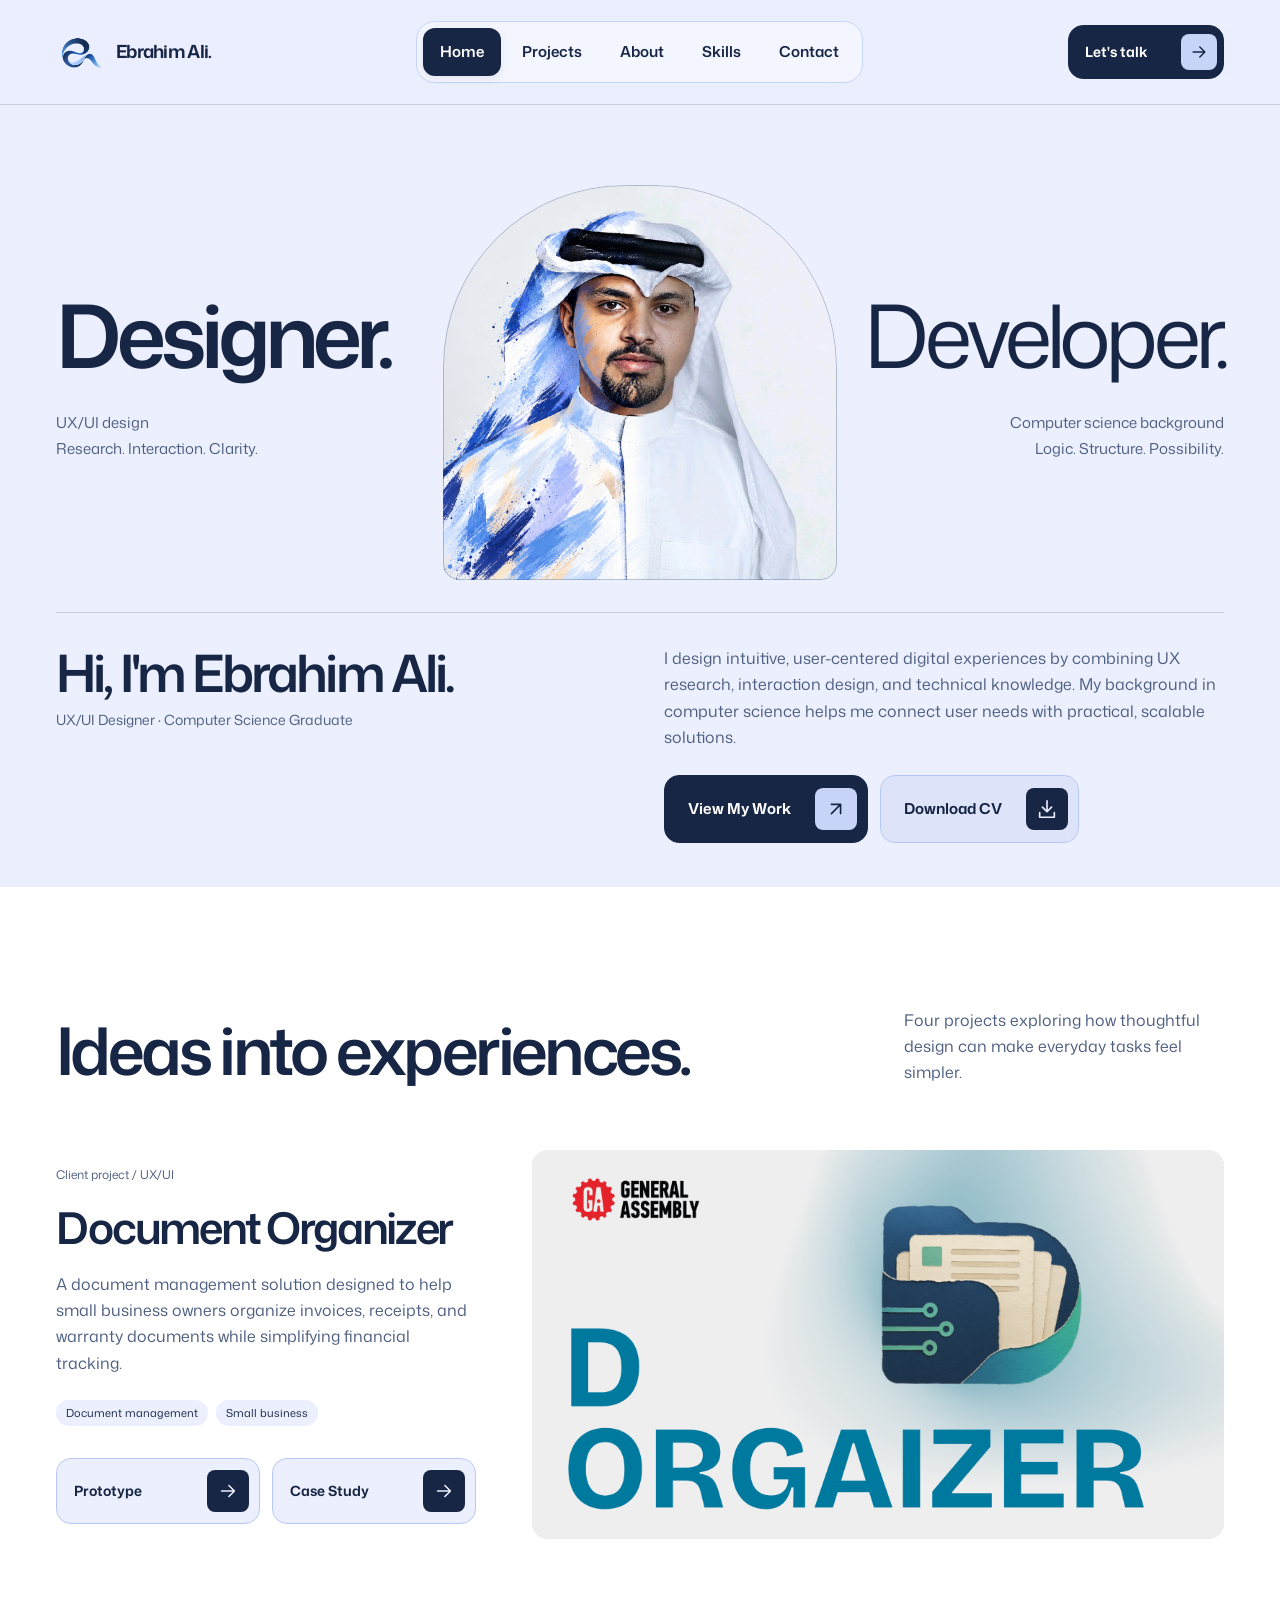
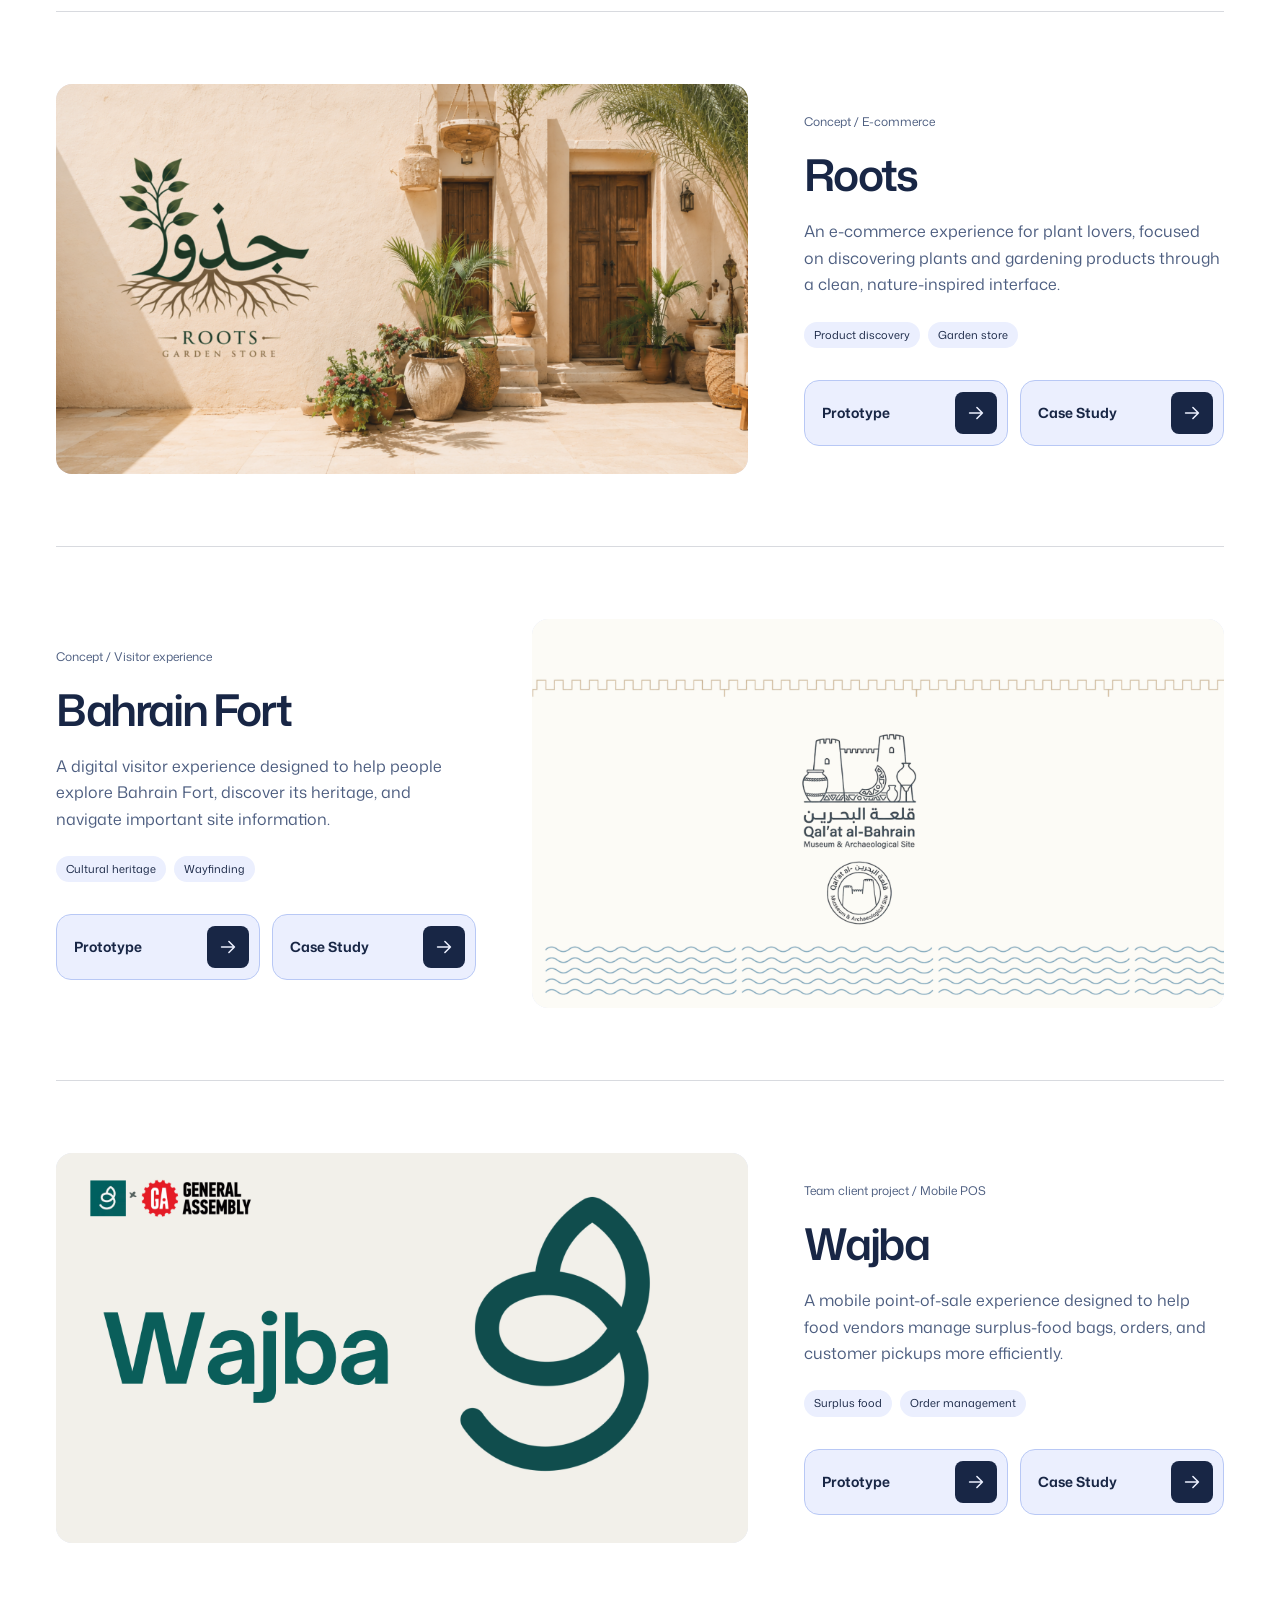
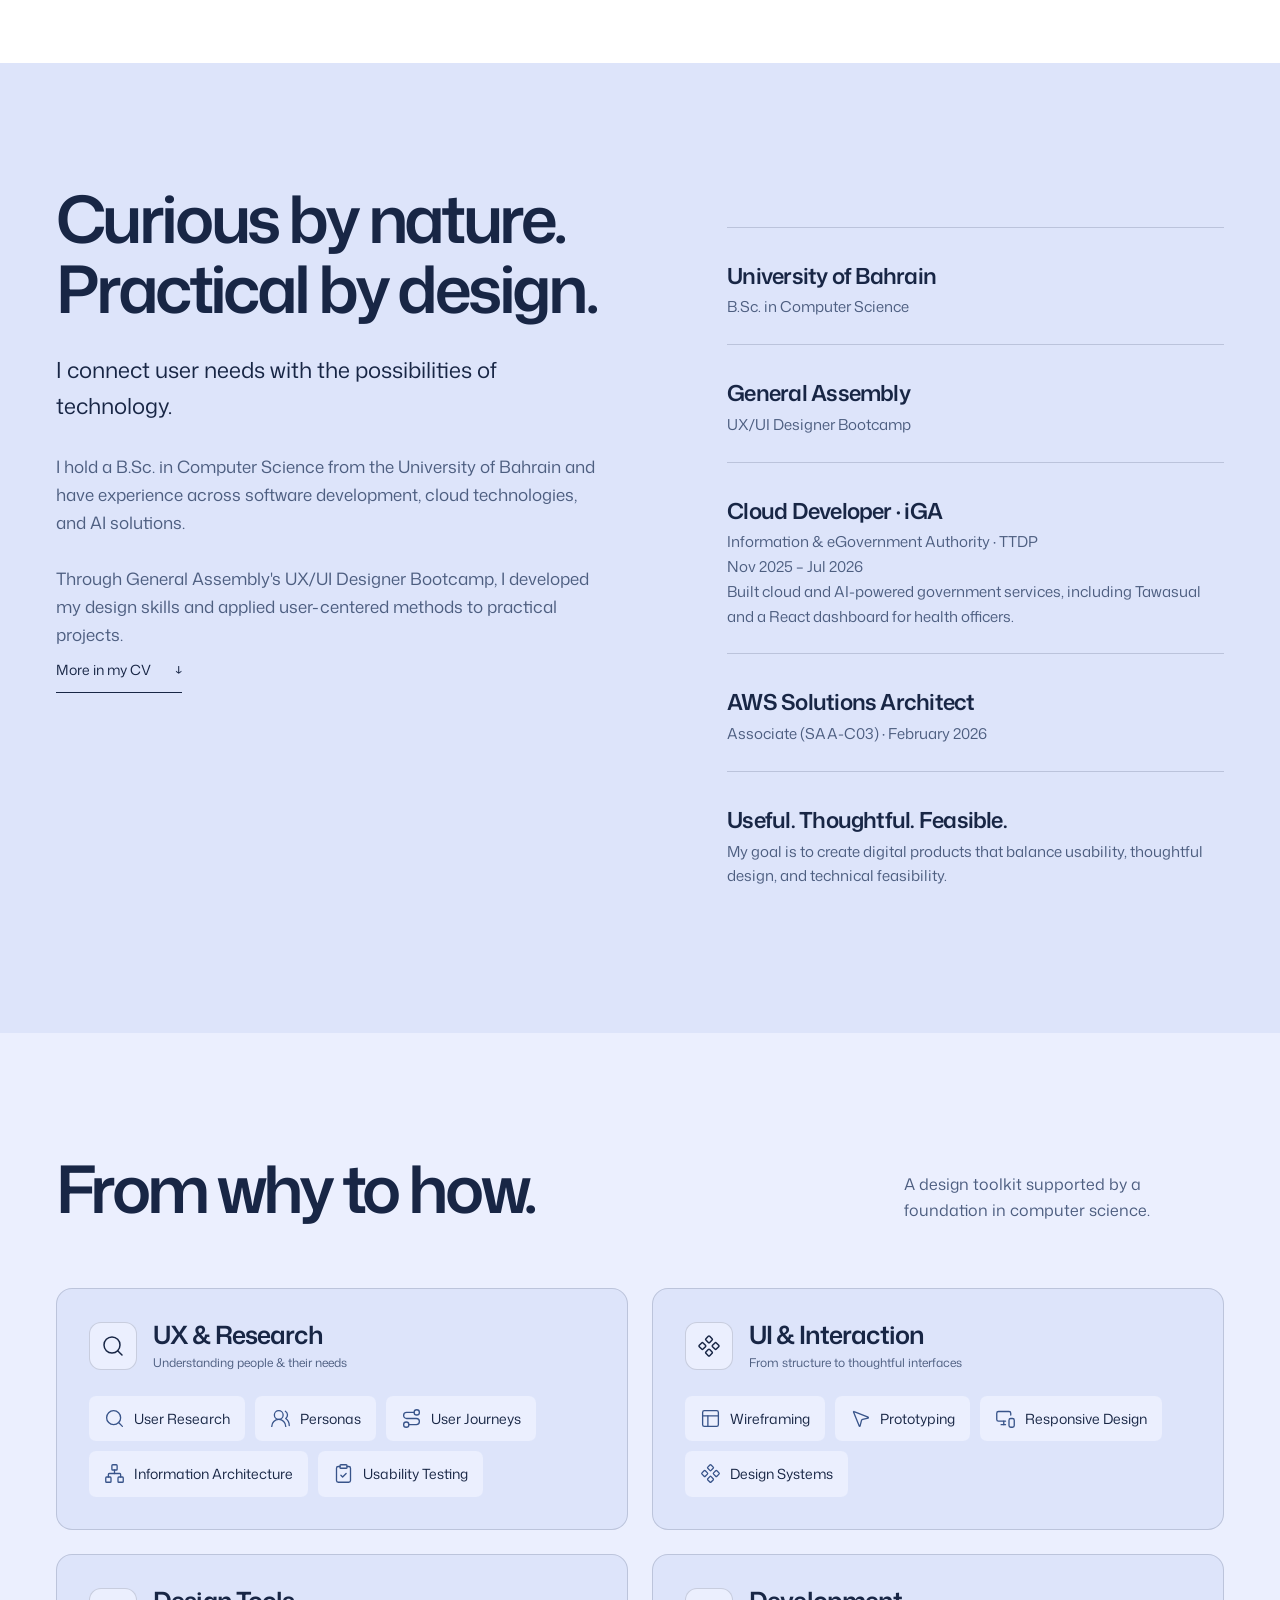
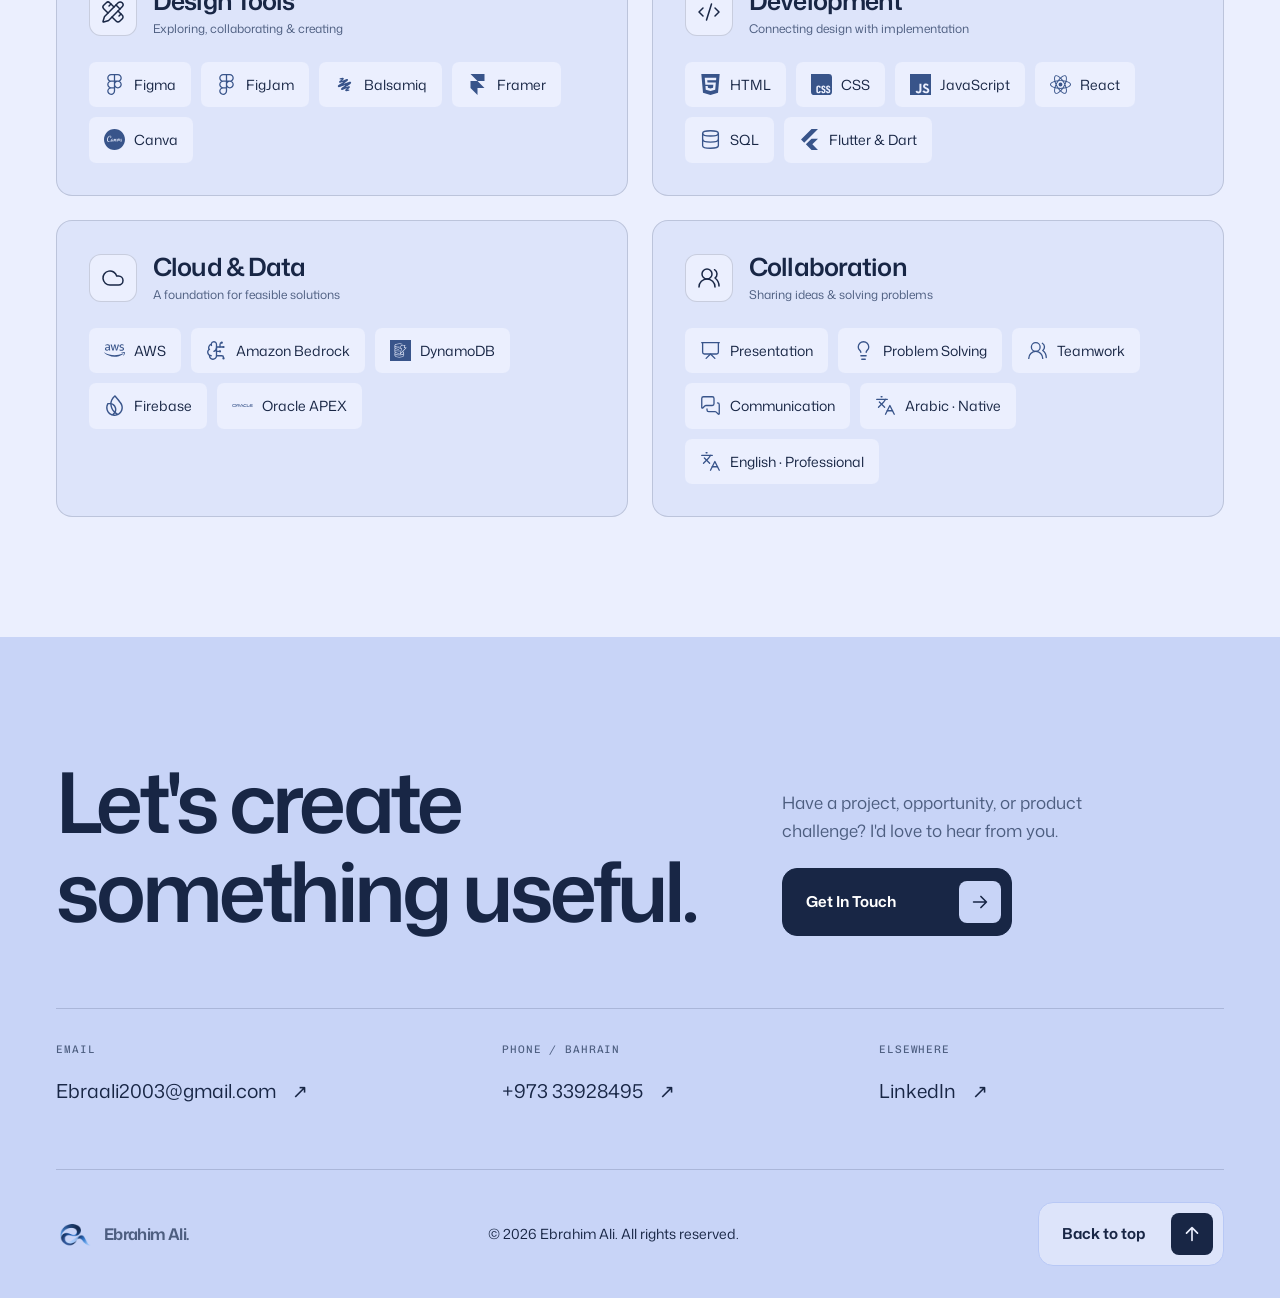
<file: index.html>
<!DOCTYPE html>
<html lang="en">
<head>
<meta charset="UTF-8">
<meta name="viewport" content="width=device-width, initial-scale=1">
<title>Ebrahim Ali — UX/UI Designer & Computer Science Graduate</title>
<meta name="description" content="Ebrahim Ali, UX/UI designer and Computer Science graduate based in Bahrain. Explore selected projects in document management, e-commerce, cultural heritage and food services.">
<meta name="theme-color" content="#EBEFFE">
<meta property="og:title" content="Ebrahim Ali — UX/UI Designer">
<meta property="og:description" content="Thoughtful experiences. A technical perspective. Explore my selected UX/UI projects.">
<meta property="og:type" content="website">
<meta property="og:image" content="1778496923520.png">
<link rel="icon" type="image/png" href="Glossy Blue Ribbon Loop Emblem.png">
<link rel="preconnect" href="https://fonts.googleapis.com">
<link rel="preconnect" href="https://fonts.gstatic.com" crossorigin>
<link href="https://fonts.googleapis.com/css2?family=Mona+Sans:wght@400;500;600;650;700&family=Chivo+Mono:wght@400&display=swap" rel="stylesheet" media="print" onload="this.media='all'">
<style>
.loading-screen{display:none}
.js-boot:not(.is-ready) .site-header,.js-boot:not(.is-ready) main,.js-boot:not(.is-ready) footer{visibility:hidden}
.show-skeleton .loading-screen{display:block;position:fixed;inset:0;z-index:200;background:#EBEFFE;color:#182645;overflow:hidden;font-family:Arial,sans-serif}
.show-skeleton body{overflow:hidden}
.loading-shell{max-width:1440px;margin:auto;padding:24px 56px}
.skeleton-nav{display:flex;justify-content:space-between;align-items:center;height:64px;border-bottom:1px solid #C8D4F7;padding-bottom:24px}
.skeleton-block{position:relative;overflow:hidden;background:#DDE4FA;border-radius:8px}
.skeleton-block::after{content:'';position:absolute;inset:0;transform:translateX(-100%);background:linear-gradient(100deg,transparent,#ffffff80,transparent);animation:skeleton-shimmer 1.6s ease-in-out infinite}
.skeleton-brand{width:170px;height:32px}.skeleton-menu{width:440px;height:48px}.skeleton-cta{width:150px;height:48px}
.skeleton-hero{display:grid;grid-template-columns:1fr 1fr 1fr;gap:32px;align-items:center;padding:56px 0 32px}
.skeleton-title{height:72px;width:100%}.skeleton-caption{height:16px;width:70%;margin-top:24px}.skeleton-photo{aspect-ratio:1;border-radius:46% 46% 16px 16px}.skeleton-bottom{display:grid;grid-template-columns:1fr 1fr;gap:56px;margin-top:32px}.skeleton-name{height:48px;width:80%}.skeleton-line{height:14px;margin-bottom:16px}.skeleton-line:last-child{width:70%}.skeleton-buttons{display:flex;gap:14px;margin-top:24px}.skeleton-button{width:190px;height:64px}.loading-status{font-size:13px;color:#4D5E80;margin-top:32px}
@keyframes skeleton-shimmer{to{transform:translateX(100%)}}
@media(max-width:1100px){.skeleton-cta{display:none}.skeleton-menu{width:46%}.loading-shell{padding-inline:32px}}
@media(max-width:767px){.loading-shell{padding:16px 20px}.skeleton-nav{height:64px}.skeleton-menu{width:74px;height:44px}.skeleton-hero{grid-template-columns:1fr 1fr;gap:24px 20px;padding-top:32px}.skeleton-title{height:42px}.skeleton-caption{height:12px;width:85%;margin-top:16px}.skeleton-photo{grid-column:1/-1;grid-row:2;width:76%;justify-self:center}.skeleton-bottom{grid-template-columns:1fr;gap:24px;margin-top:0}.skeleton-name{height:42px}.skeleton-buttons .skeleton-button{width:50%;height:60px}}
@media(prefers-reduced-motion:reduce){.skeleton-block::after{animation:none}}
</style>
<script>
// Show a real skeleton only after a slow start; always release the page.
document.documentElement.classList.add('js-boot');
window.portfolioBoot = {
  done: false,
  finish: function () {
    if (this.done) return;
    this.done = true;
    clearTimeout(this.delay);
    clearTimeout(this.deadline);
    document.documentElement.classList.remove('show-skeleton');
    document.documentElement.classList.add('is-ready');
    document.querySelector('.loading-screen')?.setAttribute('aria-hidden','true');
  }
};
window.portfolioBoot.delay = setTimeout(function () {
  if (window.portfolioBoot.done) return;
  document.documentElement.classList.add('show-skeleton');
  document.querySelector('.loading-screen')?.setAttribute('aria-hidden','false');
}, 400);
window.portfolioBoot.deadline = setTimeout(function () { window.portfolioBoot.finish(); }, 6000);
</script>
<link id="portfolio-styles" rel="preload" as="style" href="styles.css" onload="this.onload=null;this.rel='stylesheet';window.portfolioStylesReady=true;window.dispatchEvent(new Event('portfolio:styles'))" onerror="window.portfolioBoot.finish()">
<noscript><link rel="stylesheet" href="styles.css"></noscript>
<script src="script.js" defer>
</script>
</head>
<body>
<div class="loading-screen" role="status" aria-live="polite" aria-hidden="true">
<div class="loading-shell"><div aria-hidden="true"><div class="skeleton-nav"><div class="skeleton-block skeleton-brand"></div><div class="skeleton-block skeleton-menu"></div><div class="skeleton-block skeleton-cta"></div></div><div class="skeleton-hero"><div><div class="skeleton-block skeleton-title"></div><div class="skeleton-block skeleton-caption"></div></div><div class="skeleton-block skeleton-photo"></div><div><div class="skeleton-block skeleton-title"></div><div class="skeleton-block skeleton-caption"></div></div></div><div class="skeleton-bottom"><div class="skeleton-block skeleton-name"></div><div><div class="skeleton-block skeleton-line"></div><div class="skeleton-block skeleton-line"></div><div class="skeleton-block skeleton-line"></div><div class="skeleton-buttons"><div class="skeleton-block skeleton-button"></div><div class="skeleton-block skeleton-button"></div></div></div></div></div><p class="loading-status">Loading portfolio…</p></div>
</div>
<a class="skip" href="#main">Skip to content</a>
<header class="site-header">
<nav class="wrap nav-wrap" aria-label="Main navigation">
<a class="brand" href="#home" aria-label="Ebrahim Ali — Home">
<span class="brand-mark">
<img src="Glossy Blue Ribbon Loop Emblem.png" width="1460" height="1077" alt="">
</span>
<span>Ebrahim Ali<span aria-hidden="true">.</span>
</span>
</a>
<button class="menu-toggle" aria-controls="navigation" aria-expanded="false" type="button">Menu +</button>
<ul class="nav-links" id="navigation">
<li>
<a class="nav-button" href="#home" aria-current="location"><span class="nav-label"><span>Home</span><span aria-hidden="true">Home</span></span><span class="button-handles" aria-hidden="true"><i></i><i></i><i></i><i></i></span></a>
</li>
<li>
<a class="nav-button" href="#projects"><span class="nav-label"><span>Projects</span><span aria-hidden="true">Projects</span></span><span class="button-handles" aria-hidden="true"><i></i><i></i><i></i><i></i></span></a>
</li>
<li>
<a class="nav-button" href="#about"><span class="nav-label"><span>About</span><span aria-hidden="true">About</span></span><span class="button-handles" aria-hidden="true"><i></i><i></i><i></i><i></i></span></a>
</li>
<li>
<a class="nav-button" href="#skills"><span class="nav-label"><span>Skills</span><span aria-hidden="true">Skills</span></span><span class="button-handles" aria-hidden="true"><i></i><i></i><i></i><i></i></span></a>
</li>
<li>
<a class="nav-button" href="#contact"><span class="nav-label"><span>Contact</span><span aria-hidden="true">Contact</span></span><span class="button-handles" aria-hidden="true"><i></i><i></i><i></i><i></i></span></a>
</li>
<li class="mobile-contact"><a class="project-button cta-button cta-primary cta-mobile" data-email-template="hiring" href="mailto:Ebraali2003@gmail.com?subject=Hiring%20Inquiry%20%7C%20%5BRole%20Title%5D%20%7C%20%5BCompany%20Name%5D%20-%20Ebrahim%20Ali&amp;body=Dear%20Mr.%20Ali%2C%0D%0A%0D%0AI%20am%20contacting%20you%20on%20behalf%20of%20%5BCompany%20Name%5D%20regarding%20a%20%5BRole%20Title%5D%20opportunity.%0D%0A%0D%0ARole%20%2F%20employment%20type%3A%20%5BBrief%20role%20details%5D%0D%0AWork%20arrangement%3A%20%5BOn-site%20%2F%20Hybrid%20%2F%20Remote%2C%20city%20and%20country%5D%0D%0AAdditional%20message%3A%20%5BYour%20message%20or%20proposed%20next%20steps%5D%0D%0A%0D%0AI%20would%20welcome%20an%20introductory%20discussion%20at%20a%20mutually%20convenient%20time.%0D%0A%0D%0AKind%20regards%2C%0D%0A%5BFull%20name%20%2F%20Job%20title%20%2F%20Company%5D%0D%0AEmail%3A%20%5BEmail%20address%5D%0D%0APhone%3A%20%5BNumber%20with%20country%20code%5D%0D%0ALocation%3A%20%5BCity%2C%20country%5D"><span class="project-button-face"><span class="project-button-label"><span>Let's talk</span><span aria-hidden="true">Let's talk</span></span><span class="project-button-arrow" aria-hidden="true"><svg viewBox="0 0 24 24" fill="none" stroke="currentColor" stroke-width="1.8" stroke-linecap="round" stroke-linejoin="round" aria-hidden="true"><path d="M5 12h14m-6-6 6 6-6 6"/></svg><svg viewBox="0 0 24 24" fill="none" stroke="currentColor" stroke-width="1.8" stroke-linecap="round" stroke-linejoin="round" aria-hidden="true"><path d="M5 12h14m-6-6 6 6-6 6"/></svg></span></span><span class="button-handles" aria-hidden="true"><i></i><i></i><i></i><i></i></span></a></li>
</ul>
<a class="project-button cta-button header-contact cta-nav cta-primary" data-email-template="hiring" href="mailto:Ebraali2003@gmail.com?subject=Hiring%20Inquiry%20%7C%20%5BRole%20Title%5D%20%7C%20%5BCompany%20Name%5D%20-%20Ebrahim%20Ali&amp;body=Dear%20Mr.%20Ali%2C%0D%0A%0D%0AI%20am%20contacting%20you%20on%20behalf%20of%20%5BCompany%20Name%5D%20regarding%20a%20%5BRole%20Title%5D%20opportunity.%0D%0A%0D%0ARole%20%2F%20employment%20type%3A%20%5BBrief%20role%20details%5D%0D%0AWork%20arrangement%3A%20%5BOn-site%20%2F%20Hybrid%20%2F%20Remote%2C%20city%20and%20country%5D%0D%0AAdditional%20message%3A%20%5BYour%20message%20or%20proposed%20next%20steps%5D%0D%0A%0D%0AI%20would%20welcome%20an%20introductory%20discussion%20at%20a%20mutually%20convenient%20time.%0D%0A%0D%0AKind%20regards%2C%0D%0A%5BFull%20name%20%2F%20Job%20title%20%2F%20Company%5D%0D%0AEmail%3A%20%5BEmail%20address%5D%0D%0APhone%3A%20%5BNumber%20with%20country%20code%5D%0D%0ALocation%3A%20%5BCity%2C%20country%5D"><span class="project-button-face"><span class="project-button-label"><span>Let's talk</span><span aria-hidden="true">Let's talk</span></span><span class="project-button-arrow" aria-hidden="true"><svg viewBox="0 0 24 24" fill="none" stroke="currentColor" stroke-width="1.8" stroke-linecap="round" stroke-linejoin="round" aria-hidden="true"><path d="M5 12h14m-6-6 6 6-6 6"/></svg><svg viewBox="0 0 24 24" fill="none" stroke="currentColor" stroke-width="1.8" stroke-linecap="round" stroke-linejoin="round" aria-hidden="true"><path d="M5 12h14m-6-6 6 6-6 6"/></svg></span></span><span class="button-handles" aria-hidden="true"><i></i><i></i><i></i><i></i></span></a>
</nav>
</header>
<main id="main" tabindex="-1">
<section class="hero" id="home" aria-label="Introduction" tabindex="-1">
<div class="wrap">
<div class="hero-stage" data-portrait="split">
<div class="discipline">
<h2><button class="role-switch" type="button" data-role="designer" aria-pressed="false" aria-controls="hero-portrait">Designer<span aria-hidden="true">.</span></button></h2>
<p>UX/UI design<br>Research. Interaction. Clarity.</p>
</div>
<div class="portrait" id="hero-portrait">
<div class="portrait-frame">
<div class="portrait-layer portrait-layer-photo"><img class="portrait-photo" src="1778496923520.png" width="800" height="800" fetchpriority="high" alt="Portrait of Ebrahim Ali in traditional Bahraini attire"></div>
<div class="portrait-layer portrait-layer-art"><img class="portrait-art" src="Painterly Gulf Portrait with Blue Brushstrokes.png" width="1254" height="1254" decoding="async" alt="" aria-hidden="true"></div>
</div>
</div>
<div class="discipline right">
<h2><button class="role-switch" type="button" data-role="developer" aria-pressed="false" aria-controls="hero-portrait">Developer<span aria-hidden="true">.</span></button></h2>
<p>Computer science background<br>Logic. Structure. Possibility.</p>
</div>
</div>
<div class="hero-bottom">
<div>
<h1>Hi, I'm Ebrahim Ali.</h1>
<p class="identity">UX/UI Designer · Computer Science Graduate</p>
</div>
<div class="hero-copy">
<p>I design intuitive, user-centered digital experiences by combining UX research, interaction design, and technical knowledge. My background in computer science helps me connect user needs with practical, scalable solutions.</p>
<div class="actions">
<a class="project-button cta-button cta-primary" href="#projects"><span class="project-button-face"><span class="project-button-label"><span>View My Work</span><span aria-hidden="true">View My Work</span></span><span class="project-button-arrow" aria-hidden="true"><svg viewBox="0 0 24 24" fill="none" stroke="currentColor" stroke-width="1.8" stroke-linecap="round" stroke-linejoin="round" aria-hidden="true"><path d="M7 7h10v10M7 17 17 7"/></svg><svg viewBox="0 0 24 24" fill="none" stroke="currentColor" stroke-width="1.8" stroke-linecap="round" stroke-linejoin="round" aria-hidden="true"><path d="M7 7h10v10M7 17 17 7"/></svg></span></span><span class="button-handles" aria-hidden="true"><i></i><i></i><i></i><i></i></span></a>
<a class="project-button cta-button cta-secondary" data-cv-link href="./Ebrahim_Resume__UX_.pdf?v=4cef671e90de" download="Ebrahim_Resume__UX_.pdf"><span class="project-button-face"><span class="project-button-label"><span>Download CV</span><span aria-hidden="true">Download CV</span></span><span class="project-button-arrow" aria-hidden="true"><svg viewBox="0 0 24 24" fill="none" stroke="currentColor" stroke-width="1.8" stroke-linecap="round" stroke-linejoin="round" aria-hidden="true"><path d="M12 3v12m-5-5 5 5 5-5M4 16v5h16v-5"/></svg><svg viewBox="0 0 24 24" fill="none" stroke="currentColor" stroke-width="1.8" stroke-linecap="round" stroke-linejoin="round" aria-hidden="true"><path d="M12 3v12m-5-5 5 5 5-5M4 16v5h16v-5"/></svg></span></span><span class="button-handles" aria-hidden="true"><i></i><i></i><i></i><i></i></span></a>
</div>
</div>
</div>
</div>
</section>
<section class="section projects" id="projects" aria-labelledby="projects-title" tabindex="-1">
<div class="wrap">
<div class="section-head">
<div>
<h2 id="projects-title">Ideas into experiences.</h2>
</div>
<p>Four projects exploring how thoughtful design can make everyday tasks feel simpler.</p>
</div>
<article class="project">
<a class="project-media" href="https://www.figma.com/proto/dua4YL4MAZnrSSY4bpByHo/Figma-PROJECT-1?node-id=158-230&amp;t=a1PajKLrSFepDcD1-1&amp;scaling=scale-down&amp;content-scaling=fixed&amp;page-id=17%3A41" target="_blank" rel="noopener noreferrer" aria-label="Document Organizer prototype (opens in a new tab)">
<img src="Project1.png" width="1920" height="1080" loading="lazy" decoding="async" alt="Document Organizer project banner">
</a>
<div class="project-info">
<div class="project-meta">
<span>Client project / UX/UI</span>
</div>
<h3>Document Organizer</h3>
<p>A document management solution designed to help small business owners organize invoices, receipts, and warranty documents while simplifying financial tracking.</p>
<div class="project-tags">
<span>Document management</span>
<span>Small business</span>
</div>
<div class="project-actions">
<a class="project-button" href="https://www.figma.com/proto/dua4YL4MAZnrSSY4bpByHo/Figma-PROJECT-1?node-id=158-230&amp;t=a1PajKLrSFepDcD1-1&amp;scaling=scale-down&amp;content-scaling=fixed&amp;page-id=17%3A41" target="_blank" rel="noopener noreferrer" aria-label="Document Organizer prototype (opens in a new tab)"><span class="project-button-face"><span class="project-button-label"><span>Prototype</span><span aria-hidden="true">Prototype</span></span><span class="project-button-arrow" aria-hidden="true"><svg viewBox="0 0 24 24" fill="none" stroke="currentColor" stroke-width="1.7" stroke-linecap="round" stroke-linejoin="round" aria-hidden="true"><path d="M5 12h14m-6-6 6 6-6 6"/></svg><svg viewBox="0 0 24 24" fill="none" stroke="currentColor" stroke-width="1.7" stroke-linecap="round" stroke-linejoin="round" aria-hidden="true"><path d="M5 12h14m-6-6 6 6-6 6"/></svg></span></span><span class="button-handles" aria-hidden="true"><i></i><i></i><i></i><i></i></span></a>
<a class="project-button" href="https://canva.link/fwiibfqca9cnpaj" target="_blank" rel="noopener noreferrer" aria-label="Document Organizer Case Study (opens in a new tab)"><span class="project-button-face"><span class="project-button-label"><span>Case Study</span><span aria-hidden="true">Case Study</span></span><span class="project-button-arrow" aria-hidden="true"><svg viewBox="0 0 24 24" fill="none" stroke="currentColor" stroke-width="1.7" stroke-linecap="round" stroke-linejoin="round" aria-hidden="true"><path d="M5 12h14m-6-6 6 6-6 6"/></svg><svg viewBox="0 0 24 24" fill="none" stroke="currentColor" stroke-width="1.7" stroke-linecap="round" stroke-linejoin="round" aria-hidden="true"><path d="M5 12h14m-6-6 6 6-6 6"/></svg></span></span><span class="button-handles" aria-hidden="true"><i></i><i></i><i></i><i></i></span></a>
</div>
</div>
</article>
<article class="project">
<a class="project-media" href="https://www.figma.com/proto/sCBZ8VoVE2Rl7IWjILyRCa/Project-2--Garden-Store?node-id=19664-2951&amp;t=pbqTSU8wR6l2XIvX-1&amp;scaling=scale-down-width&amp;content-scaling=fixed&amp;page-id=11%3A737&amp;starting-point-node-id=19664%3A2951&amp;show-proto-sidebar=1" target="_blank" rel="noopener noreferrer" aria-label="Roots prototype (opens in a new tab)">
<img src="Project2.png" width="1920" height="1080" loading="lazy" decoding="async" alt="Roots project banner">
</a>
<div class="project-info">
<div class="project-meta">
<span>Concept / E-commerce</span>
</div>
<h3>Roots</h3>
<p>An e-commerce experience for plant lovers, focused on discovering plants and gardening products through a clean, nature-inspired interface.</p>
<div class="project-tags">
<span>Product discovery</span>
<span>Garden store</span>
</div>
<div class="project-actions">
<a class="project-button" href="https://www.figma.com/proto/sCBZ8VoVE2Rl7IWjILyRCa/Project-2--Garden-Store?node-id=19664-2951&amp;t=pbqTSU8wR6l2XIvX-1&amp;scaling=scale-down-width&amp;content-scaling=fixed&amp;page-id=11%3A737&amp;starting-point-node-id=19664%3A2951&amp;show-proto-sidebar=1" target="_blank" rel="noopener noreferrer" aria-label="Roots prototype (opens in a new tab)"><span class="project-button-face"><span class="project-button-label"><span>Prototype</span><span aria-hidden="true">Prototype</span></span><span class="project-button-arrow" aria-hidden="true"><svg viewBox="0 0 24 24" fill="none" stroke="currentColor" stroke-width="1.7" stroke-linecap="round" stroke-linejoin="round" aria-hidden="true"><path d="M5 12h14m-6-6 6 6-6 6"/></svg><svg viewBox="0 0 24 24" fill="none" stroke="currentColor" stroke-width="1.7" stroke-linecap="round" stroke-linejoin="round" aria-hidden="true"><path d="M5 12h14m-6-6 6 6-6 6"/></svg></span></span><span class="button-handles" aria-hidden="true"><i></i><i></i><i></i><i></i></span></a>
<a class="project-button" href="https://canva.link/mzgqqhe53gqzxsd" target="_blank" rel="noopener noreferrer" aria-label="Roots Case Study (opens in a new tab)"><span class="project-button-face"><span class="project-button-label"><span>Case Study</span><span aria-hidden="true">Case Study</span></span><span class="project-button-arrow" aria-hidden="true"><svg viewBox="0 0 24 24" fill="none" stroke="currentColor" stroke-width="1.7" stroke-linecap="round" stroke-linejoin="round" aria-hidden="true"><path d="M5 12h14m-6-6 6 6-6 6"/></svg><svg viewBox="0 0 24 24" fill="none" stroke="currentColor" stroke-width="1.7" stroke-linecap="round" stroke-linejoin="round" aria-hidden="true"><path d="M5 12h14m-6-6 6 6-6 6"/></svg></span></span><span class="button-handles" aria-hidden="true"><i></i><i></i><i></i><i></i></span></a>
</div>
</div>
</article>
<article class="project">
<a class="project-media" href="https://www.figma.com/proto/1KXlNoBlQByE6TIhZisuW4/Project-3---Bahrain-Fort?node-id=8724-546&amp;p=f&amp;t=jXItQwTNRwvp6oXK-1&amp;scaling=scale-down&amp;content-scaling=fixed&amp;page-id=11%3A737&amp;starting-point-node-id=8724%3A546&amp;show-proto-sidebar=1" target="_blank" rel="noopener noreferrer" aria-label="Bahrain Fort prototype (opens in a new tab)">
<img src="Project3.png" width="1920" height="1080" loading="lazy" decoding="async" alt="Bahrain Fort project banner">
</a>
<div class="project-info">
<div class="project-meta">
<span>Concept / Visitor experience</span>
</div>
<h3>Bahrain Fort</h3>
<p>A digital visitor experience designed to help people explore Bahrain Fort, discover its heritage, and navigate important site information.</p>
<div class="project-tags">
<span>Cultural heritage</span>
<span>Wayfinding</span>
</div>
<div class="project-actions">
<a class="project-button" href="https://www.figma.com/proto/1KXlNoBlQByE6TIhZisuW4/Project-3---Bahrain-Fort?node-id=8724-546&amp;p=f&amp;t=jXItQwTNRwvp6oXK-1&amp;scaling=scale-down&amp;content-scaling=fixed&amp;page-id=11%3A737&amp;starting-point-node-id=8724%3A546&amp;show-proto-sidebar=1" target="_blank" rel="noopener noreferrer" aria-label="Bahrain Fort prototype (opens in a new tab)"><span class="project-button-face"><span class="project-button-label"><span>Prototype</span><span aria-hidden="true">Prototype</span></span><span class="project-button-arrow" aria-hidden="true"><svg viewBox="0 0 24 24" fill="none" stroke="currentColor" stroke-width="1.7" stroke-linecap="round" stroke-linejoin="round" aria-hidden="true"><path d="M5 12h14m-6-6 6 6-6 6"/></svg><svg viewBox="0 0 24 24" fill="none" stroke="currentColor" stroke-width="1.7" stroke-linecap="round" stroke-linejoin="round" aria-hidden="true"><path d="M5 12h14m-6-6 6 6-6 6"/></svg></span></span><span class="button-handles" aria-hidden="true"><i></i><i></i><i></i><i></i></span></a>
<a class="project-button" href="https://canva.link/em6jrd8ibjjl8g6" target="_blank" rel="noopener noreferrer" aria-label="Bahrain Fort Case Study (opens in a new tab)"><span class="project-button-face"><span class="project-button-label"><span>Case Study</span><span aria-hidden="true">Case Study</span></span><span class="project-button-arrow" aria-hidden="true"><svg viewBox="0 0 24 24" fill="none" stroke="currentColor" stroke-width="1.7" stroke-linecap="round" stroke-linejoin="round" aria-hidden="true"><path d="M5 12h14m-6-6 6 6-6 6"/></svg><svg viewBox="0 0 24 24" fill="none" stroke="currentColor" stroke-width="1.7" stroke-linecap="round" stroke-linejoin="round" aria-hidden="true"><path d="M5 12h14m-6-6 6 6-6 6"/></svg></span></span><span class="button-handles" aria-hidden="true"><i></i><i></i><i></i><i></i></span></a>
</div>
</div>
</article>
<article class="project">
<a class="project-media" href="https://www.figma.com/proto/mUdAkXahBWr4lzZ5KBakGx/Project-4---Wajba?node-id=17483-34734&amp;p=f&amp;t=nMomvCnduus94I5o-1&amp;scaling=scale-down&amp;content-scaling=fixed&amp;page-id=17483%3A31399&amp;starting-point-node-id=17483%3A34759&amp;show-proto-sidebar=1" target="_blank" rel="noopener noreferrer" aria-label="Wajba prototype (opens in a new tab)">
<img src="Project4.png" width="1920" height="1080" loading="lazy" decoding="async" alt="Wajba project banner">
</a>
<div class="project-info">
<div class="project-meta">
<span>Team client project / Mobile POS</span>
</div>
<h3>Wajba</h3>
<p>A mobile point-of-sale experience designed to help food vendors manage surplus-food bags, orders, and customer pickups more efficiently.</p>
<div class="project-tags">
<span>Surplus food</span>
<span>Order management</span>
</div>
<div class="project-actions">
<a class="project-button" href="https://www.figma.com/proto/mUdAkXahBWr4lzZ5KBakGx/Project-4---Wajba?node-id=17483-34734&amp;p=f&amp;t=nMomvCnduus94I5o-1&amp;scaling=scale-down&amp;content-scaling=fixed&amp;page-id=17483%3A31399&amp;starting-point-node-id=17483%3A34759&amp;show-proto-sidebar=1" target="_blank" rel="noopener noreferrer" aria-label="Wajba prototype (opens in a new tab)"><span class="project-button-face"><span class="project-button-label"><span>Prototype</span><span aria-hidden="true">Prototype</span></span><span class="project-button-arrow" aria-hidden="true"><svg viewBox="0 0 24 24" fill="none" stroke="currentColor" stroke-width="1.7" stroke-linecap="round" stroke-linejoin="round" aria-hidden="true"><path d="M5 12h14m-6-6 6 6-6 6"/></svg><svg viewBox="0 0 24 24" fill="none" stroke="currentColor" stroke-width="1.7" stroke-linecap="round" stroke-linejoin="round" aria-hidden="true"><path d="M5 12h14m-6-6 6 6-6 6"/></svg></span></span><span class="button-handles" aria-hidden="true"><i></i><i></i><i></i><i></i></span></a>
<a class="project-button" href="https://canva.link/exbrvnf1r0xhvul" target="_blank" rel="noopener noreferrer" aria-label="Wajba Case Study (opens in a new tab)"><span class="project-button-face"><span class="project-button-label"><span>Case Study</span><span aria-hidden="true">Case Study</span></span><span class="project-button-arrow" aria-hidden="true"><svg viewBox="0 0 24 24" fill="none" stroke="currentColor" stroke-width="1.7" stroke-linecap="round" stroke-linejoin="round" aria-hidden="true"><path d="M5 12h14m-6-6 6 6-6 6"/></svg><svg viewBox="0 0 24 24" fill="none" stroke="currentColor" stroke-width="1.7" stroke-linecap="round" stroke-linejoin="round" aria-hidden="true"><path d="M5 12h14m-6-6 6 6-6 6"/></svg></span></span><span class="button-handles" aria-hidden="true"><i></i><i></i><i></i><i></i></span></a>
</div>
</div>
</article>
</div>
</section>
<section class="section about" id="about" aria-labelledby="about-title" tabindex="-1">
<div class="wrap about-grid">
<div class="about-intro">
<h2 id="about-title">Curious by nature.<br>Practical by design.</h2>
<p class="large">I connect user needs with the possibilities of technology.</p>
<p>I hold a B.Sc. in Computer Science from the University of Bahrain and have experience across software development, cloud technologies, and AI solutions.</p>
<p>Through General Assembly's UX/UI Designer Bootcamp, I developed my design skills and applied user-centered methods to practical projects.</p>
<a class="text-link" data-cv-link href="./Ebrahim_Resume__UX_.pdf?v=4cef671e90de" download="Ebrahim_Resume__UX_.pdf">More in my CV <span aria-hidden="true">↓</span>
</a>
</div>
<div class="about-details">
<div class="detail">
<h3>University of Bahrain</h3>
<p>B.Sc. in Computer Science</p>
</div>
<div class="detail">
<h3>General Assembly</h3>
<p>UX/UI Designer Bootcamp</p>
</div>
<div class="detail">
<h3>Cloud Developer · iGA</h3>
<p>Information &amp; eGovernment Authority · TTDP<br>Nov 2025 – Jul 2026</p>
<p>Built cloud and AI-powered government services, including Tawasual and a React dashboard for health officers.</p>
</div>
<div class="detail">
<h3>AWS Solutions Architect</h3>
<p>Associate (SAA-C03) · February 2026</p>
</div>
<div class="detail">
<h3>Useful. Thoughtful. Feasible.</h3>
<p>My goal is to create digital products that balance usability, thoughtful design, and technical feasibility.</p>
</div>
</div>
</div>
</section>
<section class="section skills" id="skills" aria-labelledby="skills-title" tabindex="-1">
<div class="wrap">
<div class="section-head">
<div>
<h2 id="skills-title">From why to how.</h2>
</div>
<p>A design toolkit supported by a foundation in computer science.</p>
</div>
<div class="skills-grid">
<article class="skill-group">
<div class="skill-heading">
<span class="skill-icon"><svg xmlns="http://www.w3.org/2000/svg" viewBox="0 0 24 24" fill="none" stroke="currentColor" stroke-width="1.7" stroke-linecap="round" stroke-linejoin="round" class="skill-category-svg icon-stroke" aria-hidden="true" focusable="false" data-icon="lucide-search">
  <path d="m21 21-4.34-4.34" />
  <circle cx="11" cy="11" r="8" />
</svg>
</span>
<div>
<h3>UX & Research</h3>
<p>Understanding people & their needs</p>
</div>
</div>
<ul class="skill-list">
<li><svg xmlns="http://www.w3.org/2000/svg" viewBox="0 0 24 24" fill="none" stroke="currentColor" stroke-width="1.7" stroke-linecap="round" stroke-linejoin="round" class="skill-item-icon icon-stroke" aria-hidden="true" focusable="false" data-icon="lucide-search">
  <path d="m21 21-4.34-4.34" />
  <circle cx="11" cy="11" r="8" />
</svg><span>User Research</span></li>
<li><svg xmlns="http://www.w3.org/2000/svg" viewBox="0 0 24 24" fill="none" stroke="currentColor" stroke-width="1.7" stroke-linecap="round" stroke-linejoin="round" class="skill-item-icon icon-stroke" aria-hidden="true" focusable="false" data-icon="lucide-users-round">
  <path d="M18 21a8 8 0 0 0-16 0" />
  <circle cx="10" cy="8" r="5" />
  <path d="M22 20c0-3.37-2-6.5-4-8a5 5 0 0 0-.45-8.3" />
</svg><span>Personas</span></li>
<li><svg xmlns="http://www.w3.org/2000/svg" viewBox="0 0 24 24" fill="none" stroke="currentColor" stroke-width="1.7" stroke-linecap="round" stroke-linejoin="round" class="skill-item-icon icon-stroke" aria-hidden="true" focusable="false" data-icon="lucide-route">
  <circle cx="6" cy="19" r="3" />
  <path d="M9 19h8.5a3.5 3.5 0 0 0 0-7h-11a3.5 3.5 0 0 1 0-7H15" />
  <circle cx="18" cy="5" r="3" />
</svg><span>User Journeys</span></li>
<li><svg xmlns="http://www.w3.org/2000/svg" viewBox="0 0 24 24" fill="none" stroke="currentColor" stroke-width="1.7" stroke-linecap="round" stroke-linejoin="round" class="skill-item-icon icon-stroke" aria-hidden="true" focusable="false" data-icon="lucide-network">
  <rect x="16" y="16" width="6" height="6" rx="1" />
  <rect x="2" y="16" width="6" height="6" rx="1" />
  <rect x="9" y="2" width="6" height="6" rx="1" />
  <path d="M5 16v-3a1 1 0 0 1 1-1h12a1 1 0 0 1 1 1v3" />
  <path d="M12 12V8" />
</svg><span>Information Architecture</span></li>
<li><svg xmlns="http://www.w3.org/2000/svg" viewBox="0 0 24 24" fill="none" stroke="currentColor" stroke-width="1.7" stroke-linecap="round" stroke-linejoin="round" class="skill-item-icon icon-stroke" aria-hidden="true" focusable="false" data-icon="lucide-clipboard-check">
  <rect width="8" height="4" x="8" y="2" rx="1" ry="1" />
  <path d="M16 4h2a2 2 0 0 1 2 2v14a2 2 0 0 1-2 2H6a2 2 0 0 1-2-2V6a2 2 0 0 1 2-2h2" />
  <path d="m9 14 2 2 4-4" />
</svg><span>Usability Testing</span></li>
</ul>
</article>
<article class="skill-group">
<div class="skill-heading">
<span class="skill-icon"><svg xmlns="http://www.w3.org/2000/svg" viewBox="0 0 24 24" fill="none" stroke="currentColor" stroke-width="1.7" stroke-linecap="round" stroke-linejoin="round" class="skill-category-svg icon-stroke" aria-hidden="true" focusable="false" data-icon="lucide-component">
  <path d="M15.536 11.293a1 1 0 0 0 0 1.414l2.376 2.377a1 1 0 0 0 1.414 0l2.377-2.377a1 1 0 0 0 0-1.414l-2.377-2.377a1 1 0 0 0-1.414 0z" />
  <path d="M2.297 11.293a1 1 0 0 0 0 1.414l2.377 2.377a1 1 0 0 0 1.414 0l2.377-2.377a1 1 0 0 0 0-1.414L6.088 8.916a1 1 0 0 0-1.414 0z" />
  <path d="M8.916 17.912a1 1 0 0 0 0 1.415l2.377 2.376a1 1 0 0 0 1.414 0l2.377-2.376a1 1 0 0 0 0-1.415l-2.377-2.376a1 1 0 0 0-1.414 0z" />
  <path d="M8.916 4.674a1 1 0 0 0 0 1.414l2.377 2.376a1 1 0 0 0 1.414 0l2.377-2.376a1 1 0 0 0 0-1.414l-2.377-2.377a1 1 0 0 0-1.414 0z" />
</svg>
</span>
<div>
<h3>UI & Interaction</h3>
<p>From structure to thoughtful interfaces</p>
</div>
</div>
<ul class="skill-list">
<li><svg xmlns="http://www.w3.org/2000/svg" viewBox="0 0 24 24" fill="none" stroke="currentColor" stroke-width="1.7" stroke-linecap="round" stroke-linejoin="round" class="skill-item-icon icon-stroke" aria-hidden="true" focusable="false" data-icon="lucide-panels-top-left">
  <rect width="18" height="18" x="3" y="3" rx="2" />
  <path d="M3 9h18" />
  <path d="M9 21V9" />
</svg><span>Wireframing</span></li>
<li><svg xmlns="http://www.w3.org/2000/svg" viewBox="0 0 24 24" fill="none" stroke="currentColor" stroke-width="1.7" stroke-linecap="round" stroke-linejoin="round" class="skill-item-icon icon-stroke" aria-hidden="true" focusable="false" data-icon="lucide-mouse-pointer-2">
  <path d="M4.037 4.688a.495.495 0 0 1 .651-.651l16 6.5a.5.5 0 0 1-.063.947l-6.124 1.58a2 2 0 0 0-1.438 1.435l-1.579 6.126a.5.5 0 0 1-.947.063z" />
</svg><span>Prototyping</span></li>
<li><svg xmlns="http://www.w3.org/2000/svg" viewBox="0 0 24 24" fill="none" stroke="currentColor" stroke-width="1.7" stroke-linecap="round" stroke-linejoin="round" class="skill-item-icon icon-stroke" aria-hidden="true" focusable="false" data-icon="lucide-monitor-smartphone">
  <path d="M18 8V6a2 2 0 0 0-2-2H4a2 2 0 0 0-2 2v7a2 2 0 0 0 2 2h8" />
  <path d="M10 19v-3.96 3.15" />
  <path d="M7 19h5" />
  <rect width="6" height="10" x="16" y="12" rx="2" />
</svg><span>Responsive Design</span></li>
<li><svg xmlns="http://www.w3.org/2000/svg" viewBox="0 0 24 24" fill="none" stroke="currentColor" stroke-width="1.7" stroke-linecap="round" stroke-linejoin="round" class="skill-item-icon icon-stroke" aria-hidden="true" focusable="false" data-icon="lucide-component">
  <path d="M15.536 11.293a1 1 0 0 0 0 1.414l2.376 2.377a1 1 0 0 0 1.414 0l2.377-2.377a1 1 0 0 0 0-1.414l-2.377-2.377a1 1 0 0 0-1.414 0z" />
  <path d="M2.297 11.293a1 1 0 0 0 0 1.414l2.377 2.377a1 1 0 0 0 1.414 0l2.377-2.377a1 1 0 0 0 0-1.414L6.088 8.916a1 1 0 0 0-1.414 0z" />
  <path d="M8.916 17.912a1 1 0 0 0 0 1.415l2.377 2.376a1 1 0 0 0 1.414 0l2.377-2.376a1 1 0 0 0 0-1.415l-2.377-2.376a1 1 0 0 0-1.414 0z" />
  <path d="M8.916 4.674a1 1 0 0 0 0 1.414l2.377 2.376a1 1 0 0 0 1.414 0l2.377-2.376a1 1 0 0 0 0-1.414l-2.377-2.377a1 1 0 0 0-1.414 0z" />
</svg><span>Design Systems</span></li>
</ul>
</article>
<article class="skill-group">
<div class="skill-heading">
<span class="skill-icon"><svg xmlns="http://www.w3.org/2000/svg" viewBox="0 0 24 24" fill="none" stroke="currentColor" stroke-width="1.7" stroke-linecap="round" stroke-linejoin="round" class="skill-category-svg icon-stroke" aria-hidden="true" focusable="false" data-icon="lucide-pencil-ruler">
  <path d="M13 7 8.7 2.7a2.41 2.41 0 0 0-3.4 0L2.7 5.3a2.41 2.41 0 0 0 0 3.4L7 13" />
  <path d="m8 6 2-2" />
  <path d="m18 16 2-2" />
  <path d="m17 11 4.3 4.3c.94.94.94 2.46 0 3.4l-2.6 2.6c-.94.94-2.46.94-3.4 0L11 17" />
  <path d="M21.174 6.812a1 1 0 0 0-3.986-3.987L3.842 16.174a2 2 0 0 0-.5.83l-1.321 4.352a.5.5 0 0 0 .623.622l4.353-1.32a2 2 0 0 0 .83-.497z" />
  <path d="m15 5 4 4" />
</svg>
</span>
<div>
<h3>Design Tools</h3>
<p>Exploring, collaborating & creating</p>
</div>
</div>
<ul class="skill-list">
<li><svg xmlns="http://www.w3.org/2000/svg" viewBox="0 0 24 24" class="skill-item-icon icon-brand" aria-hidden="true" focusable="false" data-icon="simple-figma" fill="currentColor" stroke="none"><path d="M15.852 8.981h-4.588V0h4.588c2.476 0 4.49 2.014 4.49 4.49s-2.014 4.491-4.49 4.491zM12.735 7.51h3.117c1.665 0 3.019-1.355 3.019-3.019s-1.355-3.019-3.019-3.019h-3.117V7.51zm0 1.471H8.148c-2.476 0-4.49-2.014-4.49-4.49S5.672 0 8.148 0h4.588v8.981zm-4.587-7.51c-1.665 0-3.019 1.355-3.019 3.019s1.354 3.02 3.019 3.02h3.117V1.471H8.148zm4.587 15.019H8.148c-2.476 0-4.49-2.014-4.49-4.49s2.014-4.49 4.49-4.49h4.588v8.98zM8.148 8.981c-1.665 0-3.019 1.355-3.019 3.019s1.355 3.019 3.019 3.019h3.117V8.981H8.148zM8.172 24c-2.489 0-4.515-2.014-4.515-4.49s2.014-4.49 4.49-4.49h4.588v4.441c0 2.503-2.047 4.539-4.563 4.539zm-.024-7.51a3.023 3.023 0 0 0-3.019 3.019c0 1.665 1.365 3.019 3.044 3.019 1.705 0 3.093-1.376 3.093-3.068v-2.97H8.148zm7.704 0h-.098c-2.476 0-4.49-2.014-4.49-4.49s2.014-4.49 4.49-4.49h.098c2.476 0 4.49 2.014 4.49 4.49s-2.014 4.49-4.49 4.49zm-.097-7.509c-1.665 0-3.019 1.355-3.019 3.019s1.355 3.019 3.019 3.019h.098c1.665 0 3.019-1.355 3.019-3.019s-1.355-3.019-3.019-3.019h-.098z" /></svg><span>Figma</span></li>
<li><svg xmlns="http://www.w3.org/2000/svg" viewBox="0 0 24 24" class="skill-item-icon icon-brand" aria-hidden="true" focusable="false" data-icon="simple-figma" fill="currentColor" stroke="none"><path d="M15.852 8.981h-4.588V0h4.588c2.476 0 4.49 2.014 4.49 4.49s-2.014 4.491-4.49 4.491zM12.735 7.51h3.117c1.665 0 3.019-1.355 3.019-3.019s-1.355-3.019-3.019-3.019h-3.117V7.51zm0 1.471H8.148c-2.476 0-4.49-2.014-4.49-4.49S5.672 0 8.148 0h4.588v8.981zm-4.587-7.51c-1.665 0-3.019 1.355-3.019 3.019s1.354 3.02 3.019 3.02h3.117V1.471H8.148zm4.587 15.019H8.148c-2.476 0-4.49-2.014-4.49-4.49s2.014-4.49 4.49-4.49h4.588v8.98zM8.148 8.981c-1.665 0-3.019 1.355-3.019 3.019s1.355 3.019 3.019 3.019h3.117V8.981H8.148zM8.172 24c-2.489 0-4.515-2.014-4.515-4.49s2.014-4.49 4.49-4.49h4.588v4.441c0 2.503-2.047 4.539-4.563 4.539zm-.024-7.51a3.023 3.023 0 0 0-3.019 3.019c0 1.665 1.365 3.019 3.044 3.019 1.705 0 3.093-1.376 3.093-3.068v-2.97H8.148zm7.704 0h-.098c-2.476 0-4.49-2.014-4.49-4.49s2.014-4.49 4.49-4.49h.098c2.476 0 4.49 2.014 4.49 4.49s-2.014 4.49-4.49 4.49zm-.097-7.509c-1.665 0-3.019 1.355-3.019 3.019s1.355 3.019 3.019 3.019h.098c1.665 0 3.019-1.355 3.019-3.019s-1.355-3.019-3.019-3.019h-.098z" /></svg><span>FigJam</span></li>
<li><svg xmlns="http://www.w3.org/2000/svg" viewBox="0 0 319.8 297.8" class="skill-item-icon icon-brand" aria-hidden="true" focusable="false" data-icon="balsamiq-balsamiq_logomark_black" fill="currentColor" stroke="none"><path d="m182.6 184.7c15.9-10 42.8-26.7 56.6-36.6 15.9-11.3 27.3-20.7 20.2-33.1-6.1-10.5-19.1-8.3-41.3-1.3-20.4 6.5-47.4 16-64 22.1-2 .7-3.4-2-1.6-3.2 20-13.5 42.9-29.9 54.9-40.5 7.7-6.8 8.7-15.1 4.6-20.2-3.5-4.3-8.1-8.7-29.9-1.6-15.7 5.2-35.7 13.6-53.7 20.9-1.9.8-3.4-1.7-1.8-3 4.3-3.6 12.7-10.1 17.3-14.9 7.3-7.7 7.4-15.2 3.7-20.1-1.9-2.6-6.2-6.9-18.3-5.9-10 .8-21.6 2.9-37.2 7.2-11.4 3.2-9.8 20.9 6.4 18 4.1-.7 10-1.9 14.3-2.8 1.8-.4 3 2 1.5 3.1-10.8 8.6-23.6 18.9-29.5 24.2-7.7 6.8-10.8 14.1-5.7 20.9 5.3 6.9 15.7 4.8 28.2 1.2 7.7-2.2 19.7-6.3 28.3-9.2 2-.7 3.3 2.1 1.5 3.2-15.9 10-42.8 26.7-56.6 36.6-15.9 11.3-27.3 20.7-20.2 33.1 6.1 10.5 19.1 8.3 41.3 1.3 20.4-6.5 47.4-16 64-22.1 2-.7 3.4 2 1.6 3.2-20 13.5-42.9 29.9-54.9 40.5-7.7 6.8-8.7 15.1-4.6 20.2 3.5 4.3 8.1 8.7 29.9 1.6 15.7-5.2 35.7-13.6 53.7-20.9 1.9-.8 3.4 1.7 1.8 3-4.3 3.6-12.7 10.1-17.3 14.9-7.3 7.7-7.4 15.2-3.7 20.1 1.9 2.6 6.2 6.9 18.3 5.9 10-.8 21.6-2.9 37.2-7.2 11.4-3.2 9.8-20.9-6.4-18-4.1.7-10 1.9-14.3 2.8-1.8.4-3-2-1.5-3.1 10.8-8.5 23.5-18.8 29.4-24.1 7.7-6.8 10.8-14.1 5.7-20.9-5.3-6.9-15.7-4.8-28.2-1.2-7.7 2.2-19.7 6.3-28.3 9.2-1.8.6-3.2-2.2-1.4-3.3z" /></svg><span>Balsamiq</span></li>
<li><svg xmlns="http://www.w3.org/2000/svg" viewBox="0 0 24 24" class="skill-item-icon icon-brand" aria-hidden="true" focusable="false" data-icon="simple-framer" fill="currentColor" stroke="none"><path d="M4 0h16v8h-8zM4 8h8l8 8H4zM4 16h8v8z" /></svg><span>Framer</span></li>
<li><svg xmlns="http://www.w3.org/2000/svg" viewBox="0 0 24 24" class="skill-item-icon icon-brand" aria-hidden="true" focusable="false" data-icon="simple-canva" fill="currentColor" stroke="none"><path d="M12 0C5.373 0 0 5.373 0 12s5.373 12 12 12 12-5.373 12-12S18.627 0 12 0zM6.962 7.68c.754 0 1.337.549 1.405 1.2.069.583-.171 1.097-.822 1.406-.343.171-.48.172-.549.069-.034-.069 0-.137.069-.206.617-.514.617-.926.548-1.508-.034-.378-.308-.618-.583-.618-1.2 0-2.914 2.674-2.674 4.629.103.754.549 1.646 1.509 1.646.308 0 .65-.103.96-.24.5-.264.799-.47 1.097-.8-.073-.885.704-2.046 1.851-2.046.515 0 .926.205.96.583.068.514-.377.582-.514.582s-.378-.034-.378-.17c-.034-.138.309-.07.275-.378-.035-.206-.24-.274-.446-.274-.72 0-1.131.994-1.029 1.611.035.275.172.549.447.549.205 0 .514-.31.617-.755.068-.308.343-.514.583-.514.102 0 .17.034.205.171v.138c-.034.137-.137.548-.102.651 0 .069.034.171.17.171.092 0 .436-.18.777-.459.117-.59.253-1.298.253-1.357.034-.24.137-.48.617-.48.103 0 .171.034.205.171v.138l-.136.617c.445-.583 1.097-.994 1.508-.994.172 0 .309.102.309.274 0 .103 0 .274-.069.446-.137.377-.309.96-.412 1.474 0 .137.035.274.207.274.171 0 .685-.206 1.096-.754l.007-.004c-.002-.068-.007-.134-.007-.202 0-.411.035-.754.104-.994.068-.274.411-.514.617-.514.103 0 .205.069.205.171 0 .035 0 .103-.034.137-.137.446-.24.857-.24 1.269 0 .24.034.582.102.788 0 .034.035.069.07.069.068 0 .548-.445.89-1.028-.308-.206-.48-.549-.48-.96 0-.72.446-1.097.858-1.097.343 0 .617.24.617.72 0 .308-.103.65-.274.96h.102a.77.77 0 0 0 .584-.24.293.293 0 0 1 .134-.117c.335-.425.83-.74 1.41-.74.48 0 .924.205.959.582.068.515-.378.618-.515.618l-.002-.002c-.138 0-.377-.035-.377-.172 0-.137.309-.068.274-.376-.034-.206-.24-.275-.446-.275-.686 0-1.13.891-1.028 1.611.034.275.171.583.445.583.206 0 .515-.308.652-.754.068-.274.343-.514.583-.514.103 0 .17.034.205.171 0 .069 0 .206-.137.652-.17.308-.171.48-.137.617.034.274.171.48.309.583.034.034.068.102.068.102 0 .069-.034.138-.137.138-.034 0-.068 0-.103-.035-.514-.205-.72-.548-.789-.891-.205.24-.445.377-.72.377-.445 0-.89-.411-.96-.926a1.609 1.609 0 0 1 .075-.649c-.203.13-.422.203-.623.203h-.17c-.447.652-.927 1.098-1.27 1.303a.896.896 0 0 1-.377.104c-.068 0-.171-.035-.205-.104-.095-.152-.156-.392-.193-.667-.481.527-1.145.805-1.453.805-.343 0-.548-.206-.582-.55v-.376c.102-.754.377-1.2.377-1.337a.074.074 0 0 0-.069-.07c-.24 0-1.028.824-1.166 1.373l-.103.445c-.068.309-.377.515-.582.515-.103 0-.172-.035-.206-.172v-.137l.046-.233c-.435.31-.87.508-1.075.508-.308 0-.48-.172-.514-.412-.206.274-.445.412-.754.412-.352 0-.696-.24-.862-.593-.244.275-.523.553-.852.764-.48.309-1.028.549-1.68.549-.582 0-1.097-.309-1.371-.583-.412-.377-.651-.96-.686-1.509-.205-1.68.823-3.84 2.4-4.8.378-.205.755-.343 1.132-.343zm9.77 3.291c-.104 0-.172.172-.172.343 0 .274.137.583.309.755a1.74 1.74 0 0 0 .102-.583c0-.343-.137-.515-.24-.515z" /></svg><span>Canva</span></li>
</ul>
</article>
<article class="skill-group">
<div class="skill-heading">
<span class="skill-icon"><svg xmlns="http://www.w3.org/2000/svg" viewBox="0 0 24 24" fill="none" stroke="currentColor" stroke-width="1.7" stroke-linecap="round" stroke-linejoin="round" class="skill-category-svg icon-stroke" aria-hidden="true" focusable="false" data-icon="lucide-code-xml">
  <path d="m18 16 4-4-4-4" />
  <path d="m6 8-4 4 4 4" />
  <path d="m14.5 4-5 16" />
</svg>
</span>
<div>
<h3>Development</h3>
<p>Connecting design with implementation</p>
</div>
</div>
<ul class="skill-list">
<li><svg xmlns="http://www.w3.org/2000/svg" viewBox="0 0 24 24" class="skill-item-icon icon-brand" aria-hidden="true" focusable="false" data-icon="simple-html5" fill="currentColor" stroke="none"><path d="M1.5 0h21l-1.91 21.563L11.977 24l-8.564-2.438L1.5 0zm7.031 9.75l-.232-2.718 10.059.003.23-2.622L5.412 4.41l.698 8.01h9.126l-.326 3.426-2.91.804-2.955-.81-.188-2.11H6.248l.33 4.171L12 19.351l5.379-1.443.744-8.157H8.531z" /></svg><span>HTML</span></li>
<li><svg xmlns="http://www.w3.org/2000/svg" viewBox="0 0 24 24" class="skill-item-icon icon-brand" aria-hidden="true" focusable="false" data-icon="simple-css" fill="currentColor" stroke="none"><path d="M0 0v20.16A3.84 3.84 0 0 0 3.84 24h16.32A3.84 3.84 0 0 0 24 20.16V3.84A3.84 3.84 0 0 0 20.16 0Zm14.256 13.08c1.56 0 2.28 1.08 2.304 2.64h-1.608c.024-.288-.048-.6-.144-.84-.096-.192-.288-.264-.552-.264-.456 0-.696.264-.696.84-.024.576.288.888.768 1.08.72.288 1.608.744 1.92 1.296q.432.648.432 1.656c0 1.608-.912 2.592-2.496 2.592-1.656 0-2.4-1.032-2.424-2.688h1.68c0 .792.264 1.176.792 1.176.264 0 .456-.072.552-.24.192-.312.24-1.176-.048-1.512-.312-.408-.912-.6-1.32-.816q-.828-.396-1.224-.936c-.24-.36-.36-.888-.36-1.536 0-1.44.936-2.472 2.424-2.448m5.4 0c1.584 0 2.304 1.08 2.328 2.64h-1.608c0-.288-.048-.6-.168-.84-.096-.192-.264-.264-.528-.264-.48 0-.72.264-.72.84s.288.888.792 1.08c.696.288 1.608.744 1.92 1.296.264.432.408.984.408 1.656.024 1.608-.888 2.592-2.472 2.592-1.68 0-2.424-1.056-2.448-2.688h1.68c0 .744.264 1.176.792 1.176.264 0 .456-.072.552-.24.216-.312.264-1.176-.048-1.512-.288-.408-.888-.6-1.32-.816-.552-.264-.96-.576-1.2-.936s-.36-.888-.36-1.536c-.024-1.44.912-2.472 2.4-2.448m-11.031.018c.711-.006 1.419.198 1.839.63.432.432.672 1.128.648 1.992H9.336c.024-.456-.096-.792-.432-.96-.312-.144-.768-.048-.888.24-.12.264-.192.576-.168.864v3.504c0 .744.264 1.128.768 1.128a.65.65 0 0 0 .552-.264c.168-.24.192-.552.168-.84h1.776c.096 1.632-.984 2.712-2.568 2.688-1.536 0-2.496-.864-2.472-2.472v-4.032c0-.816.24-1.44.696-1.848.432-.408 1.146-.624 1.857-.63" /></svg><span>CSS</span></li>
<li><svg xmlns="http://www.w3.org/2000/svg" viewBox="0 0 24 24" class="skill-item-icon icon-brand" aria-hidden="true" focusable="false" data-icon="simple-javascript" fill="currentColor" stroke="none"><path d="M0 0h24v24H0V0zm22.034 18.276c-.175-1.095-.888-2.015-3.003-2.873-.736-.345-1.554-.585-1.797-1.14-.091-.33-.105-.51-.046-.705.15-.646.915-.84 1.515-.66.39.12.75.42.976.9 1.034-.676 1.034-.676 1.755-1.125-.27-.42-.404-.601-.586-.78-.63-.705-1.469-1.065-2.834-1.034l-.705.089c-.676.165-1.32.525-1.71 1.005-1.14 1.291-.811 3.541.569 4.471 1.365 1.02 3.361 1.244 3.616 2.205.24 1.17-.87 1.545-1.966 1.41-.811-.18-1.26-.586-1.755-1.336l-1.83 1.051c.21.48.45.689.81 1.109 1.74 1.756 6.09 1.666 6.871-1.004.029-.09.24-.705.074-1.65l.046.067zm-8.983-7.245h-2.248c0 1.938-.009 3.864-.009 5.805 0 1.232.063 2.363-.138 2.711-.33.689-1.18.601-1.566.48-.396-.196-.597-.466-.83-.855-.063-.105-.11-.196-.127-.196l-1.825 1.125c.305.63.75 1.172 1.324 1.517.855.51 2.004.675 3.207.405.783-.226 1.458-.691 1.811-1.411.51-.93.402-2.07.397-3.346.012-2.054 0-4.109 0-6.179l.004-.056z" /></svg><span>JavaScript</span></li>
<li><svg xmlns="http://www.w3.org/2000/svg" viewBox="0 0 24 24" class="skill-item-icon icon-brand" aria-hidden="true" focusable="false" data-icon="simple-react" fill="currentColor" stroke="none"><path d="M14.23 12.004a2.236 2.236 0 0 1-2.235 2.236 2.236 2.236 0 0 1-2.236-2.236 2.236 2.236 0 0 1 2.235-2.236 2.236 2.236 0 0 1 2.236 2.236zm2.648-10.69c-1.346 0-3.107.96-4.888 2.622-1.78-1.653-3.542-2.602-4.887-2.602-.41 0-.783.093-1.106.278-1.375.793-1.683 3.264-.973 6.365C1.98 8.917 0 10.42 0 12.004c0 1.59 1.99 3.097 5.043 4.03-.704 3.113-.39 5.588.988 6.38.32.187.69.275 1.102.275 1.345 0 3.107-.96 4.888-2.624 1.78 1.654 3.542 2.603 4.887 2.603.41 0 .783-.09 1.106-.275 1.374-.792 1.683-3.263.973-6.365C22.02 15.096 24 13.59 24 12.004c0-1.59-1.99-3.097-5.043-4.032.704-3.11.39-5.587-.988-6.38-.318-.184-.688-.277-1.092-.278zm-.005 1.09v.006c.225 0 .406.044.558.127.666.382.955 1.835.73 3.704-.054.46-.142.945-.25 1.44-.96-.236-2.006-.417-3.107-.534-.66-.905-1.345-1.727-2.035-2.447 1.592-1.48 3.087-2.292 4.105-2.295zm-9.77.02c1.012 0 2.514.808 4.11 2.28-.686.72-1.37 1.537-2.02 2.442-1.107.117-2.154.298-3.113.538-.112-.49-.195-.964-.254-1.42-.23-1.868.054-3.32.714-3.707.19-.09.4-.127.563-.132zm4.882 3.05c.455.468.91.992 1.36 1.564-.44-.02-.89-.034-1.345-.034-.46 0-.915.01-1.36.034.44-.572.895-1.096 1.345-1.565zM12 8.1c.74 0 1.477.034 2.202.093.406.582.802 1.203 1.183 1.86.372.64.71 1.29 1.018 1.946-.308.655-.646 1.31-1.013 1.95-.38.66-.773 1.288-1.18 1.87-.728.063-1.466.098-2.21.098-.74 0-1.477-.035-2.202-.093-.406-.582-.802-1.204-1.183-1.86-.372-.64-.71-1.29-1.018-1.946.303-.657.646-1.313 1.013-1.954.38-.66.773-1.286 1.18-1.868.728-.064 1.466-.098 2.21-.098zm-3.635.254c-.24.377-.48.763-.704 1.16-.225.39-.435.782-.635 1.174-.265-.656-.49-1.31-.676-1.947.64-.15 1.315-.283 2.015-.386zm7.26 0c.695.103 1.365.23 2.006.387-.18.632-.405 1.282-.66 1.933-.2-.39-.41-.783-.64-1.174-.225-.392-.465-.774-.705-1.146zm3.063.675c.484.15.944.317 1.375.498 1.732.74 2.852 1.708 2.852 2.476-.005.768-1.125 1.74-2.857 2.475-.42.18-.88.342-1.355.493-.28-.958-.646-1.956-1.1-2.98.45-1.017.81-2.01 1.085-2.964zm-13.395.004c.278.96.645 1.957 1.1 2.98-.45 1.017-.812 2.01-1.086 2.964-.484-.15-.944-.318-1.37-.5-1.732-.737-2.852-1.706-2.852-2.474 0-.768 1.12-1.742 2.852-2.476.42-.18.88-.342 1.356-.494zm11.678 4.28c.265.657.49 1.312.676 1.948-.64.157-1.316.29-2.016.39.24-.375.48-.762.705-1.158.225-.39.435-.788.636-1.18zm-9.945.02c.2.392.41.783.64 1.175.23.39.465.772.705 1.143-.695-.102-1.365-.23-2.006-.386.18-.63.406-1.282.66-1.933zM17.92 16.32c.112.493.2.968.254 1.423.23 1.868-.054 3.32-.714 3.708-.147.09-.338.128-.563.128-1.012 0-2.514-.807-4.11-2.28.686-.72 1.37-1.536 2.02-2.44 1.107-.118 2.154-.3 3.113-.54zm-11.83.01c.96.234 2.006.415 3.107.532.66.905 1.345 1.727 2.035 2.446-1.595 1.483-3.092 2.295-4.11 2.295-.22-.005-.406-.05-.553-.132-.666-.38-.955-1.834-.73-3.703.054-.46.142-.944.25-1.438zm4.56.64c.44.02.89.034 1.345.034.46 0 .915-.01 1.36-.034-.44.572-.895 1.095-1.345 1.565-.455-.47-.91-.993-1.36-1.565z" /></svg><span>React</span></li>
<li><svg class="skill-item-icon icon-stroke" data-icon="lucide-database" viewBox="0 0 24 24" fill="none" stroke="currentColor" stroke-width="1.7" stroke-linecap="round" stroke-linejoin="round" aria-hidden="true" focusable="false">
  <ellipse cx="12" cy="5" rx="9" ry="3" />
  <path d="M3 5V19A9 3 0 0 0 21 19V5" />
  <path d="M3 12A9 3 0 0 0 21 12" />
</svg>
<span>SQL</span></li>
<li><svg xmlns="http://www.w3.org/2000/svg" viewBox="0 0 24 24" class="skill-item-icon icon-brand" aria-hidden="true" focusable="false" data-icon="simple-flutter" fill="currentColor" stroke="none"><path d="M14.314 0L2.3 12 6 15.7 21.684.013h-7.357zm.014 11.072L7.857 17.53l6.47 6.47H21.7l-6.46-6.468 6.46-6.46h-7.37z" /></svg><span>Flutter &amp; Dart</span></li>
</ul>
</article>
<article class="skill-group">
<div class="skill-heading">
<span class="skill-icon"><svg xmlns="http://www.w3.org/2000/svg" viewBox="0 0 24 24" fill="none" stroke="currentColor" stroke-width="1.7" stroke-linecap="round" stroke-linejoin="round" class="skill-category-svg icon-stroke" aria-hidden="true" focusable="false" data-icon="lucide-cloud">
  <path d="M17.5 19H9a7 7 0 1 1 6.71-9h1.79a4.5 4.5 0 1 1 0 9Z" />
</svg>
</span>
<div>
<h3>Cloud &amp; Data</h3>
<p>A foundation for feasible solutions</p>
</div>
</div>
<ul class="skill-list">
<li><svg xmlns="http://www.w3.org/2000/svg" viewBox="0 0 128 128" class="skill-item-icon icon-brand" aria-hidden="true" focusable="false" data-icon="devicon-amazonwebservices-plain-wordmark" fill="currentColor" stroke="none">
  <path fill="currentColor" d="M108.59 26.148c-1.852 0-3.622.211-5.305.715-1.684.504-3.117 1.223-4.379 2.188a10.829 10.829 0 0 0-3.031 3.453c-.757 1.348-1.137 2.906-1.137 4.676 0 2.187.716 4.25 2.106 6.105 1.386 1.895 3.66 3.324 6.734 4.293l6.106 1.895c2.062.675 3.496 1.391 4.254 2.191.757.801 1.136 1.765 1.136 2.945 0 1.726-.758 3.074-2.191 4-1.43.925-3.492 1.391-6.145 1.391-1.687 0-3.328-.168-5.011-.504a23.102 23.102 0 0 1-4.633-1.476c-.421-.168-.801-.336-1.051-.418a2.357 2.357 0 0 0-.758-.13c-.634 0-.969.423-.969 1.305v2.149a2.919 2.919 0 0 0 .254 1.18c.168.38.629.8 1.305 1.18 1.094.628 2.734 1.179 4.84 1.683 2.105.504 4.297.758 6.484.758 2.15 0 4.129-.297 6.024-.883 1.808-.551 3.367-1.309 4.672-2.36 1.304-1.01 2.316-2.273 3.074-3.707.714-1.429 1.094-3.07 1.094-4.882 0-2.188-.633-4.168-1.938-5.895-1.304-1.727-3.491-3.074-6.523-4.043l-5.98-1.895c-2.23-.713-3.79-1.516-4.634-2.316-.84-.797-1.261-1.808-1.261-2.988 0-1.726.671-2.95 1.98-3.746 1.305-.801 3.199-1.18 5.598-1.18 2.988 0 5.683.547 8.086 1.64.714.337 1.261.508 1.597.508.633 0 .969-.463.969-1.347v-1.98c0-.59-.125-1.051-.379-1.391-.25-.378-.672-.715-1.262-1.051-.422-.254-1.011-.504-1.77-.758a32.528 32.528 0 0 0-2.398-.676c-.886-.168-1.769-.336-2.738-.46a21.347 21.347 0 0 0-2.82-.169zm-86.822.082c-2.316 0-4.508.254-6.57.801-2.063.505-3.831 1.137-5.303 1.895-.59.297-.97.59-1.18.883-.211.296-.293.8-.293 1.476v2.063c0 .882.293 1.304.883 1.304.168 0 .378-.043.674-.125.293-.086.796-.254 1.472-.547a33.416 33.416 0 0 1 4.547-1.433A19.176 19.176 0 0 1 20.547 32c3.242 0 5.513.633 6.863 1.938 1.304 1.303 1.98 3.534 1.98 6.734v3.074c-1.683-.379-3.283-.715-4.843-.926-1.558-.21-3.031-.336-4.461-.336-4.34 0-7.75 1.094-10.316 3.286-2.571 2.187-3.832 5.093-3.832 8.671 0 3.368 1.05 6.063 3.113 8.086 2.066 2.02 4.887 3.032 8.422 3.032 4.97 0 9.097-1.938 12.379-5.813a34.153 34.153 0 0 0 1.304 2.484 13.28 13.28 0 0 0 1.516 1.98c.422.38.844.59 1.266.59.334 0 .714-.128 1.093-.378l2.653-1.77c.546-.42.8-.843.8-1.261a1.86 1.86 0 0 0-.293-.97 22.469 22.469 0 0 1-1.347-3.03c-.297-.925-.465-2.19-.465-3.75h-.086V40c0-4.633-1.176-8.086-3.492-10.36-2.36-2.273-6.025-3.41-11.033-3.41zm19.58 1.012c-.676 0-1.012.379-1.012 1.051 0 .297.129.844.379 1.687l9.894 32.547c.254.8.547 1.387.887 1.641.336.297.84.422 1.598.422h3.62c.759 0 1.347-.125 1.684-.422.34-.293.591-.84.801-1.684l6.485-27.117 6.527 27.16c.168.84.46 1.387.8 1.684.337.292.883.422 1.684.422h3.621c.715 0 1.262-.167 1.598-.422.34-.253.633-.8.887-1.64L90.949 30.02c.168-.46.25-.797.293-1.051.043-.254.086-.466.086-.676 0-.715-.379-1.05-1.055-1.05H86.36c-.757 0-1.308.166-1.644.421-.293.25-.59.8-.84 1.64L76.59 57.517l-6.653-28.211c-.166-.8-.464-1.39-.8-1.64-.336-.298-.884-.423-1.684-.423h-3.367c-.758 0-1.348.167-1.688.422-.335.25-.588.8-.796 1.64l-6.57 27.876-7.075-27.875c-.25-.8-.504-1.39-.84-1.64-.297-.298-.844-.423-1.644-.423h-4.125zM21.64 47.496a31.816 31.816 0 0 1 3.96.25 34.401 34.401 0 0 1 3.872.719v1.765c0 1.435-.168 2.653-.422 3.665-.25 1.01-.758 1.895-1.43 2.695-1.137 1.262-2.484 2.187-4 2.695-1.516.504-2.949.758-4.336.758-1.937 0-3.41-.508-4.422-1.559-1.054-1.01-1.558-2.484-1.558-4.464 0-2.106.675-3.704 2.062-4.84 1.391-1.137 3.454-1.684 6.274-1.684zM118 73.348c-4.432.063-9.664 1.052-13.621 3.832-1.223.883-1.012 2.062.336 1.894 4.508-.547 14.44-1.726 16.21.547 1.77 2.23-1.976 11.62-3.663 15.79-.504 1.26.59 1.769 1.726.8 7.41-6.231 9.348-19.242 7.832-21.137-.757-.925-4.388-1.79-8.82-1.726zM1.63 75.859c-.926.116-1.347 1.236-.368 2.121 16.508 14.902 38.359 23.872 62.613 23.872 17.305 0 37.43-5.43 51.281-15.66 2.273-1.689.298-4.254-2.02-3.204-15.533 6.57-32.421 9.77-47.788 9.77-22.778 0-44.8-6.273-62.653-16.633-.39-.231-.755-.304-1.064-.266z" />
</svg><span>AWS</span></li>
<li><svg xmlns="http://www.w3.org/2000/svg" viewBox="0 0 24 24" fill="none" stroke="currentColor" stroke-width="1.7" stroke-linecap="round" stroke-linejoin="round" class="skill-item-icon icon-stroke" aria-hidden="true" focusable="false" data-icon="lucide-brain-circuit">
  <path d="M12 13h4" />
  <path d="M12 18h6a2 2 0 012 2v1" />
  <path d="M12 8h8" />
  <path d="M12 9a4.17 4.17 0 01-3 4" />
  <path d="M16 8V5a2 2 0 012-2" />
  <path d="M6 18a4 4 0 01-2-7.465" />
  <path d="M6.004 5.125a4 4 0 00-2.526 5.77" />
  <path d="M6.294 6.294A3 3 0 1112 5v13a4 4 0 11-7.967-.518" />
  <circle cx="16" cy="13" r="0.5" fill="currentColor" />
  <circle cx="18" cy="3" r="0.5" fill="currentColor" />
  <circle cx="20" cy="21" r="0.5" fill="currentColor" />
  <circle cx="20" cy="8" r="0.5" fill="currentColor" />
</svg><span>Amazon Bedrock</span></li>
<li><svg xmlns="http://www.w3.org/2000/svg" viewBox="0 0 128 128" class="skill-item-icon icon-brand" aria-hidden="true" focusable="false" data-icon="devicon-dynamodb-original" fill="currentColor" stroke="none"><path fill="currentColor" d="M0 0h128v128H0z" /><path d="M56.745 21.266c-14.062 0-29.013 4.164-29.013 11.947v13.736a6.93 6.93 0 002.577 5.037 6.946 6.946 0 00-2.577 5.12v13.653a6.93 6.93 0 002.577 5.12A6.946 6.946 0 0027.732 81v13.654a2.133 2.133 0 000 .356c.46 7.493 15.138 11.52 29.013 11.52 13.876 0 28.553-4.027 29.014-11.553a1.28 1.28 0 000-.36V80.963a6.827 6.827 0 00-2.577-5.12 6.93 6.93 0 002.577-5.12v-1.637l-11.28 11.263a27.7 27.7 0 005.836-2.373 4.403 4.403 0 012.03 3.073c0 3.124-6.62 6.521-16.45 7.904a72.073 72.073 0 01-9.15.646H55.04c-13.79-.324-23.894-4.676-23.894-8.533a4.403 4.403 0 012.034-3.07c5.359 2.987 14.043 4.76 23.566 4.76h.19l.954-3.413h-1.144c-9.386 0-18.088-1.862-22.713-4.797-1.843-1.212-2.87-2.523-2.887-3.667v-7.903c5.223 3.994 15.634 6.077 25.6 6.077 1.349 0 2.7 0 4.014-.12l.97-3.414c-1.707.12-3.294.17-4.984.17-14.643 0-25.6-4.488-25.6-8.533a4.403 4.403 0 012.034-3.073c4.71 2.645 11.944 4.3 20.153 4.676l.087-3.413c-8.073-.393-15.36-2.133-19.387-4.71-1.826-1.178-2.852-2.51-2.887-3.67v-7.883c5.223 3.993 15.634 6.076 25.6 6.076h.377l1.81-3.413h-2.187c-14.643 0-25.6-4.489-25.6-8.533 0-4.045 10.957-8.534 25.6-8.534a61.44 61.44 0 0114.644 1.707h9.37c-5.12-3.123-13.961-5.12-24.014-5.12zm12.8 8.517a1.707 1.707 0 00-1.516.936L57.789 51.2a1.707 1.707 0 001.516 2.527h9.66l-9.59 31.93a1.707 1.707 0 00.784 1.963 1.707 1.707 0 00.853.24 1.707 1.707 0 001.317-.58l37.546-39.253a1.707 1.707 0 00-1.23-2.883h-9.573l4.367-13.127a1.707 1.707 0 00-1.707-2.233zm.957 3.43h18.773l-4.37 13.106a1.707 1.707 0 001.707 2.254h7.953l-29.883 31.23 8.21-27.307a1.707 1.707 0 00-.273-1.5 1.707 1.707 0 00-1.367-.683h-9.18zm-34.237 11.62a2.133 2.133 0 00-2.133 2.133 2.133 2.133 0 002.133 2.133 2.133 2.133 0 002.134-2.133 2.133 2.133 0 00-2.134-2.133zm0 23.893a2.133 2.133 0 00-2.133 2.133 2.133 2.133 0 002.133 2.134 2.133 2.133 0 002.134-2.134 2.133 2.133 0 00-2.134-2.133zm-5.12 18.11c5.223 3.96 15.634 6.04 25.6 6.04 9.967 0 20.378-2.08 25.6-6.04v7.85c0 4.028-10.956 8.533-25.6 8.533-14.643 0-25.6-4.454-25.6-8.533zm5.12 5.783a2.133 2.133 0 00-2.133 2.134 2.133 2.133 0 002.133 2.133 2.133 2.133 0 002.134-2.133 2.133 2.133 0 00-2.134-2.134z" fill="var(--blue-1)" /></svg><span>DynamoDB</span></li>
<li><svg xmlns="http://www.w3.org/2000/svg" viewBox="0 0 24 24" class="skill-item-icon icon-brand" aria-hidden="true" focusable="false" data-icon="simple-firebase" fill="currentColor" stroke="none"><path d="M19.455 8.369c-.538-.748-1.778-2.285-3.681-4.569-.826-.991-1.535-1.832-1.884-2.245a146 146 0 0 0-.488-.576l-.207-.245-.113-.133-.022-.032-.01-.005L12.57 0l-.609.488c-1.555 1.246-2.828 2.851-3.681 4.64-.523 1.064-.864 2.105-1.043 3.176-.047.241-.088.489-.121.738-.209-.017-.421-.028-.632-.033-.018-.001-.035-.002-.059-.003a7.46 7.46 0 0 0-2.28.274l-.317.089-.163.286c-.765 1.342-1.198 2.869-1.252 4.416-.07 2.01.477 3.954 1.583 5.625 1.082 1.633 2.61 2.882 4.42 3.611l.236.095.071.025.003-.001a9.59 9.59 0 0 0 2.941.568q.171.006.342.006c1.273 0 2.513-.249 3.69-.742l.008.004.313-.145a9.63 9.63 0 0 0 3.927-3.335c1.01-1.49 1.577-3.234 1.641-5.042.075-2.161-.643-4.304-2.133-6.371m-7.083 6.695c.328 1.244.264 2.44-.191 3.558-1.135-1.12-1.967-2.352-2.475-3.665-.543-1.404-.87-2.74-.974-3.975.48.157.922.366 1.315.622 1.132.737 1.914 1.902 2.325 3.461zm.207 6.022c.482.368.99.712 1.513 1.028-.771.21-1.565.302-2.369.273a8 8 0 0 1-.373-.022c.458-.394.869-.823 1.228-1.279zm1.347-6.431c-.516-1.957-1.527-3.437-3.002-4.398-.647-.421-1.385-.741-2.194-.95.011-.134.026-.268.043-.4.014-.113.03-.216.046-.313.133-.689.332-1.37.589-2.025.099-.25.206-.499.321-.74l.004-.008c.177-.358.376-.719.61-1.105l.092-.152-.003-.001c.544-.851 1.197-1.627 1.942-2.311l.288.341c.672.796 1.304 1.548 1.878 2.237 1.291 1.549 2.966 3.583 3.612 4.48 1.277 1.771 1.893 3.579 1.83 5.375-.049 1.395-.461 2.755-1.195 3.933-.694 1.116-1.661 2.05-2.8 2.708-.636-.318-1.559-.839-2.539-1.599.79-1.575.952-3.28.479-5.072zm-2.575 5.397c-.725.939-1.587 1.55-2.09 1.856-.081-.029-.163-.06-.243-.093l-.065-.026c-1.49-.616-2.747-1.656-3.635-3.01-.907-1.384-1.356-2.993-1.298-4.653.041-1.19.338-2.327.882-3.379.316-.07.638-.114.96-.131l.084-.002c.162-.003.324-.003.478 0 .227.011.454.035.677.07.073 1.513.445 3.145 1.105 4.852.637 1.644 1.694 3.162 3.144 4.515z" /></svg><span>Firebase</span></li>
<li><svg xmlns="http://www.w3.org/2000/svg" viewBox="0 48 128 32" class="skill-item-icon icon-brand" aria-hidden="true" focusable="false" data-icon="devicon-oracle-original" fill="currentColor" stroke="none"><path fill="currentColor" d="M55.387 66.469h8.333l-4.407-7.09-8.088 12.819h-3.681L57.382 56.8a2.324 2.324 0 011.931-.998c.765 0 1.478.363 1.892.972l9.876 15.424H67.4l-1.736-2.865h-8.438l-1.839-2.864zm38.235 2.864V55.958h-3.123v14.685c0 .402.156.791.454 1.089.298.298.7.466 1.141.466h14.244l1.841-2.865H93.622zm-51.677-2.397c3.033 0 5.496-2.449 5.496-5.482s-2.462-5.496-5.496-5.496H28.28v16.241h3.123V58.822h10.335c1.452 0 2.618 1.18 2.618 2.631s-1.167 2.631-2.618 2.631l-8.806-.013 9.324 8.127h4.538l-6.274-5.263h1.425zM9.059 72.198c-4.483 0-8.122-3.629-8.122-8.114s3.638-8.127 8.122-8.127h9.439c4.485 0 8.121 3.643 8.121 8.127s-3.636 8.114-8.121 8.114H9.059zm9.229-2.865a5.25 5.25 0 005.258-5.249 5.262 5.262 0 00-5.258-5.263H9.267a5.262 5.262 0 00-5.256 5.263 5.25 5.25 0 005.256 5.249h9.021zm59.314 2.865c-4.484 0-8.126-3.629-8.126-8.114s3.642-8.127 8.126-8.127h11.212l-1.829 2.864H77.81a5.267 5.267 0 00-5.264 5.263c0 2.903 2.36 5.249 5.264 5.249h11.263l-1.84 2.865h-9.631zm38.197-2.865a5.25 5.25 0 01-5.055-3.824h13.35l1.84-2.864h-15.19a5.266 5.266 0 015.055-3.824h9.163l1.854-2.864h-11.225c-4.484 0-8.126 3.643-8.126 8.127s3.642 8.114 8.126 8.114h9.631l1.841-2.865h-11.264" /></svg><span>Oracle APEX</span></li>
</ul>
</article>
<article class="skill-group">
<div class="skill-heading">
<span class="skill-icon"><svg xmlns="http://www.w3.org/2000/svg" viewBox="0 0 24 24" fill="none" stroke="currentColor" stroke-width="1.7" stroke-linecap="round" stroke-linejoin="round" class="skill-category-svg icon-stroke" aria-hidden="true" focusable="false" data-icon="lucide-users-round">
  <path d="M18 21a8 8 0 0 0-16 0" />
  <circle cx="10" cy="8" r="5" />
  <path d="M22 20c0-3.37-2-6.5-4-8a5 5 0 0 0-.45-8.3" />
</svg>
</span>
<div>
<h3>Collaboration</h3>
<p>Sharing ideas &amp; solving problems</p>
</div>
</div>
<ul class="skill-list">
<li><svg xmlns="http://www.w3.org/2000/svg" viewBox="0 0 24 24" fill="none" stroke="currentColor" stroke-width="1.7" stroke-linecap="round" stroke-linejoin="round" class="skill-item-icon icon-stroke" aria-hidden="true" focusable="false" data-icon="lucide-presentation">
  <path d="M2 3h20" />
  <path d="M21 3v11a2 2 0 0 1-2 2H5a2 2 0 0 1-2-2V3" />
  <path d="m7 21 5-5 5 5" />
</svg><span>Presentation</span></li>
<li><svg xmlns="http://www.w3.org/2000/svg" viewBox="0 0 24 24" fill="none" stroke="currentColor" stroke-width="1.7" stroke-linecap="round" stroke-linejoin="round" class="skill-item-icon icon-stroke" aria-hidden="true" focusable="false" data-icon="lucide-lightbulb">
  <path d="M15 14c.2-1 .7-1.7 1.5-2.5 1-.9 1.5-2.2 1.5-3.5A6 6 0 0 0 6 8c0 1 .2 2.2 1.5 3.5.7.7 1.3 1.5 1.5 2.5" />
  <path d="M9 18h6" />
  <path d="M10 22h4" />
</svg><span>Problem Solving</span></li>
<li><svg xmlns="http://www.w3.org/2000/svg" viewBox="0 0 24 24" fill="none" stroke="currentColor" stroke-width="1.7" stroke-linecap="round" stroke-linejoin="round" class="skill-item-icon icon-stroke" aria-hidden="true" focusable="false" data-icon="lucide-users-round">
  <path d="M18 21a8 8 0 0 0-16 0" />
  <circle cx="10" cy="8" r="5" />
  <path d="M22 20c0-3.37-2-6.5-4-8a5 5 0 0 0-.45-8.3" />
</svg><span>Teamwork</span></li>
<li><svg xmlns="http://www.w3.org/2000/svg" viewBox="0 0 24 24" fill="none" stroke="currentColor" stroke-width="1.7" stroke-linecap="round" stroke-linejoin="round" class="skill-item-icon icon-stroke" aria-hidden="true" focusable="false" data-icon="lucide-messages-square">
  <path d="M16 10a2 2 0 0 1-2 2H6.828a2 2 0 0 0-1.414.586l-2.202 2.202A.71.71 0 0 1 2 14.286V4a2 2 0 0 1 2-2h10a2 2 0 0 1 2 2z" />
  <path d="M20 9a2 2 0 0 1 2 2v10.286a.71.71 0 0 1-1.212.502l-2.202-2.202A2 2 0 0 0 17.172 19H10a2 2 0 0 1-2-2v-1" />
</svg><span>Communication</span></li>
<li><svg xmlns="http://www.w3.org/2000/svg" viewBox="0 0 24 24" fill="none" stroke="currentColor" stroke-width="1.7" stroke-linecap="round" stroke-linejoin="round" class="skill-item-icon icon-stroke" aria-hidden="true" focusable="false" data-icon="lucide-languages">
  <path d="m5 8 6 6" />
  <path d="m4 14 6-6 2-3" />
  <path d="M2 5h12" />
  <path d="M7 2h1" />
  <path d="m22 22-5-10-5 10" />
  <path d="M14 18h6" />
</svg><span>Arabic · Native</span></li>
<li><svg xmlns="http://www.w3.org/2000/svg" viewBox="0 0 24 24" fill="none" stroke="currentColor" stroke-width="1.7" stroke-linecap="round" stroke-linejoin="round" class="skill-item-icon icon-stroke" aria-hidden="true" focusable="false" data-icon="lucide-languages">
  <path d="m5 8 6 6" />
  <path d="m4 14 6-6 2-3" />
  <path d="M2 5h12" />
  <path d="M7 2h1" />
  <path d="m22 22-5-10-5 10" />
  <path d="M14 18h6" />
</svg><span>English · Professional</span></li>
</ul>
</article>
</div>
</div>
</section>
<section class="section contact" id="contact" aria-labelledby="contact-title" tabindex="-1">
<div class="wrap">
<div class="contact-top">
<h2 id="contact-title">Let's create<br>something useful.</h2>
<div class="contact-intro">
<p>Have a project, opportunity, or product challenge? I'd love to hear from you.</p>
<div class="actions">
<a class="project-button cta-button cta-primary cta-contact" data-email-template="freelance" href="mailto:Ebraali2003@gmail.com?subject=Freelance%20Project%20%26%20Meeting%20Request%20%7C%20%5BProject%20Title%5D%20-%20%5BClient%20%2F%20Company%5D&amp;body=Dear%20Mr.%20Ali%2C%0D%0A%0D%0AI%20would%20like%20to%20discuss%20a%20freelance%20UX%2FUI%20project%20and%20arrange%20an%20initial%20meeting.%0D%0A%0D%0AProject%3A%20%5BTitle%2C%20purpose%2C%20and%20intended%20users%5D%0D%0AScope%20%2F%20deliverables%3A%20%5BBrief%20requirements%5D%0D%0ATimeline%20%2F%20budget%3A%20%5BExpected%20dates%20and%20budget%20range%5D%0D%0AAdditional%20details%3A%20%5BProject%20context%2C%20links%2C%20or%20questions%5D%0D%0A%0D%0AMeeting%3A%20%5BPreferred%20date%2C%20time%2C%20and%20time%20zone%5D%0D%0AMeeting%20format%20%2F%20location%3A%20%5BOnline%20platform%20or%20office%20address%5D%0D%0A%0D%0AKind%20regards%2C%0D%0A%5BFull%20name%20%2F%20Company%5D%0D%0AEmail%3A%20%5BEmail%20address%5D%0D%0APhone%3A%20%5BNumber%20with%20country%20code%5D%0D%0ALocation%3A%20%5BCity%2C%20country%5D"><span class="project-button-face"><span class="project-button-label"><span>Get In Touch</span><span aria-hidden="true">Get In Touch</span></span><span class="project-button-arrow" aria-hidden="true"><svg viewBox="0 0 24 24" fill="none" stroke="currentColor" stroke-width="1.8" stroke-linecap="round" stroke-linejoin="round" aria-hidden="true"><path d="M5 12h14m-6-6 6 6-6 6"/></svg><svg viewBox="0 0 24 24" fill="none" stroke="currentColor" stroke-width="1.8" stroke-linecap="round" stroke-linejoin="round" aria-hidden="true"><path d="M5 12h14m-6-6 6 6-6 6"/></svg></span></span><span class="button-handles" aria-hidden="true"><i></i><i></i><i></i><i></i></span></a>
</div>
</div>
</div>
<div class="contact-links">
<div>
<span class="mono">Email</span>
<a href="mailto:Ebraali2003@gmail.com">Ebraali2003@gmail.com <span aria-hidden="true">↗</span>
</a>
</div>
<div>
<span class="mono">Phone / Bahrain</span>
<a href="tel:+97333928495">+973 33928495 <span aria-hidden="true">↗</span>
</a>
</div>
<div>
<span class="mono">Elsewhere</span>
<a class="" href="https://www.linkedin.com/in/ebraali2003" target="_blank" rel="noopener noreferrer" aria-label="Ebrahim Ali on LinkedIn (opens in a new tab)">LinkedIn<span class="arrow" aria-hidden="true">↗</span>
</a>
</div>
</div>
</div>
</section>
</main>
<footer>
<div class="wrap footer-inner">
<a class="brand" href="#home">
<span class="brand-mark">
<img src="Glossy Blue Ribbon Loop Emblem.png" width="1460" height="1077" alt="">
</span>
<span>Ebrahim Ali.</span>
</a>
<p>© 2026 Ebrahim Ali. All rights reserved.</p>
<a class="project-button cta-button footer-top" href="#home"><span class="project-button-face"><span class="project-button-label"><span>Back to top</span><span aria-hidden="true">Back to top</span></span><span class="project-button-arrow" aria-hidden="true"><svg viewBox="0 0 24 24" fill="none" stroke="currentColor" stroke-width="1.8" stroke-linecap="round" stroke-linejoin="round" aria-hidden="true"><path d="M12 19V5m-6 6 6-6 6 6"/></svg><svg viewBox="0 0 24 24" fill="none" stroke="currentColor" stroke-width="1.8" stroke-linecap="round" stroke-linejoin="round" aria-hidden="true"><path d="M12 19V5m-6 6 6-6 6 6"/></svg></span></span><span class="button-handles" aria-hidden="true"><i></i><i></i><i></i><i></i></span></a>
</div>
</footer>
</body>
</html>
</file>
<file: styles.css>
/* Ebrahim Ali — color, layout and motion foundations */
:root{
  --blue-1:#EBEFFE;
  --blue-2:#DDE4FA;
  --blue-3:#C8D4F7;
  --blue-4:#B8C8F5;
  --blue-5:#AFC1F3;
  --ink:#182645;
  --ink-soft:#4D5E80;
  --action:#38548A;
  --white:#fff;
  --container:1440px;
  --line:rgba(24,38,69,.17);
  --ease:cubic-bezier(.2,.8,.2,1);
  --radius:16px
}
*{
  box-sizing:border-box
}
html{
  scroll-behavior:smooth;
  scroll-padding-top:112px
}
body{
  margin:0;
  background:var(--blue-1);
  color:var(--ink);
  font:400 17px/1.65 'Mona Sans',Arial,sans-serif
}
body.menu-open{
  overflow:hidden
}
a{
  color:inherit;
  text-underline-offset:5px
}
button{
  font:inherit;
  color:inherit
}
button,a{
  -webkit-tap-highlight-color:transparent
}
a:focus-visible,button:focus-visible,summary:focus-visible{
  outline:3px solid var(--action);
  outline-offset:6px
}
::selection{
  background:var(--blue-5);
  color:var(--ink)
}
img{
  display:block;
  max-width:100%
}
h1,h2,h3,p{
  margin:0
}
h1,h2,h3{
  line-height:1.08;
  font-weight:600;
  letter-spacing:-.055em
}
h2{
  font-size:clamp(42px,5.1vw,76px)
}
h3{
  font-size:clamp(30px,3.4vw,48px)
}
.wrap{
  width:min(calc(100% - 112px),var(--container));
  margin-inline:auto
}
.mono{
  font:400 12px/1.6 'Chivo Mono',monospace;
  letter-spacing:.08em;
  text-transform:uppercase
}
.muted{
  color:var(--ink-soft)
}
.skip{
  position:fixed;
  top:12px;
  left:12px;
  z-index:300;
  background:white;
  padding:12px 20px;
  transform:translateY(-150%)
}
.skip:focus{
  transform:none
}
.site-header{
  position:sticky;
  top:0;
  z-index:100;
  background:rgba(235,239,254,.94);
  backdrop-filter:blur(16px);
  border-bottom:1px solid var(--line)
}
.nav-wrap{
  min-height:88px;
  display:flex;
  align-items:center;
  justify-content:space-between;
  gap:24px
}
.brand{
  display:flex;
  align-items:center;
  gap:12px;
  text-decoration:none;
  font-weight:650;
  font-size:18px;
  letter-spacing:-.04em
}
.brand-mark{
  width:48px;
  height:40px;
  overflow:visible;
  border-radius:0;
  background:transparent;
  flex-shrink:0
}
.brand-mark img{
  width:100%;
  height:100%;
  object-fit:contain
}
.nav-links{
  display:flex;
  gap:8px;
  list-style:none;
  padding:0;
  margin:0
}
.nav-links a{
  display:block;
  padding:9px 14px;
  text-decoration:none;
  font-size:14px;
  border-radius:30px;
  transition:background .2s
}
.nav-links a:hover,.nav-links a[aria-current]{
  background:var(--blue-3)
}
.header-contact{
  font-size:14px;
  text-decoration:none;
  border-bottom:1px solid var(--ink);
  padding:8px 0
}
.menu-toggle{
  display:none;
  background:none;
  border:1px solid var(--line);
  border-radius:30px;
  padding:8px 16px;
  min-height:44px;
  cursor:pointer
}
.hero{
  padding-top:48px
}
.hero-stage{
  position:relative;
  display:grid;
  grid-template-columns:1fr 1.02fr 1fr;
  align-items:center;
  min-height:460px;
  margin-top:24px;
  border-bottom:1px solid var(--line)
}
.discipline{
  position:relative;
  z-index:2;
  padding-bottom:24px
}
.discipline h2{
  font-size:clamp(50px,6.8vw,108px);
  letter-spacing:-.07em
}
.discipline p{
  font-size:15px;
  line-height:1.7;
  color:var(--ink-soft);
  max-width:240px;
  margin-top:20px
}
.discipline.right{
  text-align:right
}
.discipline.right p{
  margin-left:auto
}
.discipline.right h2{
  font-weight:400
}
.hero-bottom{
  display:grid;
  grid-template-columns:1fr 1fr;
  gap:48px;
  padding:32px 0 44px;
  align-items:start
}
.hero-bottom h1{
  font-size:clamp(36px,4vw,58px)
}
.identity{
  margin-top:8px;
  color:var(--ink-soft);
  font-size:14px
}
.hero-copy>p{
  font-size:16px;
  max-width:600px;
  color:var(--ink-soft)
}
.actions{
  display:flex;
  flex-wrap:wrap;
  gap:12px;
  margin-top:24px
}
.button{
  display:inline-flex;
  align-items:center;
  justify-content:space-between;
  gap:28px;
  padding:13px 22px;
  min-height:50px;
  border:1px solid var(--ink);
  border-radius:6px;
  text-decoration:none;
  font-size:14px;
  font-weight:550;
  transition:transform .24s var(--ease),background .24s
}
.button.primary{
  background:var(--ink);
  color:white
}
.button:hover{
  transform:translateY(-2px);
  background:var(--blue-3)
}
.button.primary:hover{
  background:var(--action)
}
.arrow{
  display:inline-block;
  transition:transform .24s
}
.button:hover .arrow,.text-link:hover .arrow{
  transform:translate(2px,-2px)
}
.section{
  padding:120px 0
}
.section-head{
  display:flex;
  align-items:end;
  justify-content:space-between;
  gap:40px;
  margin-bottom:64px
}
.section-head>p{
  max-width:320px;
  color:var(--ink-soft);
  font-size:16px
}
.projects{
  background:var(--white)
}
.project{
  display:grid;
  grid-template-columns:1.65fr 1fr;
  gap:56px;
  align-items:center;
  padding:0 0 72px;
  margin-bottom:72px;
  border-bottom:1px solid var(--line)
}
.project:last-child{
  margin-bottom:0;
  padding-bottom:0;
  border-bottom:0
}
.project:nth-child(even){
  grid-template-columns:1fr 1.65fr
}
.project:nth-child(even) .project-media{
  order:2
}
.project-media{
  display:block;
  overflow:hidden;
  border-radius:var(--radius);
  background:var(--blue-2)
}
.project-media img{
  width:100%;
  height:auto;
  aspect-ratio:16/9;
  object-fit:contain;
  transition:transform .6s var(--ease)
}
.project-media:hover img{
  transform:scale(1.02)
}
.project-meta{
  display:flex;
  gap:16px;
  align-items:center;
  color:var(--ink-soft);
  margin-bottom:20px
}
.project-info>p{
  color:var(--ink-soft);
  margin-top:20px;
  font-size:16px
}
.project-tags{
  display:flex;
  flex-wrap:wrap;
  gap:8px;
  margin-top:24px
}
.project-tags span{
  font-size:11px;
  padding:4px 10px;
  background:var(--blue-1);
  border-radius:30px
}
.project-actions{
  display:flex;
  flex-wrap:wrap;
  gap:24px;
  margin-top:28px
}
.text-link{
  display:inline-flex;
  align-items:center;
  justify-content:space-between;
  gap:24px;
  text-decoration:none;
  border-bottom:1px solid var(--ink);
  padding:10px 0;
  font-size:14px;
  min-height:44px
}
.about{
  background:var(--blue-2)
}
.about-grid{
  display:grid;
  grid-template-columns:1.15fr 1fr;
  gap:100px
}
.about-intro>p{
  margin-top:28px;
  max-width:540px;
  color:var(--ink-soft)
}
.about-intro .large{
  font-size:22px;
  color:var(--ink)
}
.about-details{
  padding-top:44px
}
.detail{
  border-top:1px solid var(--line);
  padding:24px 0
}
.detail h3{
  font-size:22px;
  letter-spacing:-.035em;
  margin:12px 0 8px
}
.detail p{
  font-size:15px;
  color:var(--ink-soft)
}
.skills-grid{
  display:grid;
  grid-template-columns:1fr 1fr;
  gap:24px
}
.skill-group{
  background:var(--blue-2);
  border:1px solid var(--line);
  border-radius:var(--radius);
  padding:32px;
  transition:background .25s,transform .25s
}
.skill-group:hover{
  background:var(--blue-3);
  transform:translateY(-3px)
}
.skill-heading{
  display:flex;
  align-items:center;
  gap:16px;
  margin-bottom:24px
}
.skill-icon{
  display:grid;
  place-items:center;
  width:48px;
  height:48px;
  border:1px solid var(--line);
  background:var(--blue-1);
  border-radius:12px
}
.skill-icon svg{
  width:24px;
  height:24px;
  fill:none;
  stroke:currentColor;
  stroke-width:1.5;
  stroke-linecap:round;
  stroke-linejoin:round
}
.skill-heading h3{
  font-size:25px;
  letter-spacing:-.035em
}
.skill-heading p{
  font-size:12px;
  color:var(--ink-soft);
  margin-top:5px
}
.skill-list{
  display:flex;
  flex-wrap:wrap;
  gap:10px;
  list-style:none;
  margin:0;
  padding:0
}
.skill-list li{
  font-size:14px;
  padding:10px 14px;
  background:var(--blue-1);
  border:1px solid transparent;
  border-radius:7px;
  transition:background .2s,transform .2s
}
.skill-list li:hover{
  background:var(--blue-4);
  transform:translateY(-2px);
  border-color:var(--line)
}
.contact{
  background:var(--blue-3);
  padding-bottom:56px
}
.contact-top{
  display:grid;
  grid-template-columns:1.5fr 1fr;
  gap:64px;
  align-items:end
}
.contact h2{
  font-size:clamp(52px,6.5vw,96px)
}
.contact-intro p{
  color:var(--ink-soft);
  max-width:320px
}
.contact-links{
  display:grid;
  grid-template-columns:1.2fr 1fr 1fr;
  gap:32px;
  margin-top:72px;
  border-top:1px solid var(--line);
  padding-top:32px
}
.contact-links .mono{
  display:block;
  font-size:11px;
  margin-bottom:10px;
  color:var(--ink-soft)
}
.contact-links a{
  display:inline-flex;
  gap:16px;
  align-items:center;
  min-height:44px;
  text-decoration:none;
  font-size:clamp(15px,1.5vw,21px);
  border-bottom:1px solid transparent;
  overflow-wrap:anywhere
}
.contact-links a:hover{
  border-color:var(--ink)
}
footer{
  background:var(--blue-3)
}
.footer-inner{
  border-top:1px solid var(--line);
  padding:24px 0;
  display:flex;
  justify-content:space-between;
  align-items:center;
  gap:24px;
  font-size:12px;
  color:var(--ink-soft)
}
.footer-inner .brand{
  font-size:14px
}
.footer-inner .brand-mark{
  width:36px;
  height:32px
}
.reveal-enter{
  animation:arrive .65s var(--ease) both
}
@keyframes arrive{
  from{
    opacity:.3;
    transform:translateY(16px)
  }
  to{
    opacity:1;
    transform:translateY(0)
  }
}
@media(min-width:1600px){
  .hero-stage{
    min-height:520px
  }
}
@media(max-width:1100px){
  .wrap{
    width:calc(100% - 64px)
  }
  .header-contact{
    display:none
  }
  .hero-stage{
    min-height:380px
  }
.discipline h2{
    font-size:6.8vw
  }
  .discipline p{
    font-size:13px;
    max-width:180px
  }
  .project,.project:nth-child(even){
    gap:32px;
    grid-template-columns:1.35fr 1fr
  }
  .project:nth-child(even){
    grid-template-columns:1fr 1.35fr
  }
  .about-grid{
    gap:48px
  }
  .section{
    padding:88px 0
  }
  .project-actions{
    gap:16px
  }
  .text-link{
    gap:12px
  }
  .contact-links{
    gap:20px
  }
}
@media(max-width:767px){
  html{
    scroll-padding-top:88px
  }
  .wrap{
    width:calc(100% - 40px)
  }
  .nav-wrap{
    min-height:72px
  }
  .brand{
    font-size:16px
  }
  .brand-mark{
    width:40px;
    height:34px
  }
  .menu-toggle{
    display:block
  }
  .nav-links{
    display:none;
    position:absolute;
    top:72px;
    left:0;
    right:0;
    background:var(--blue-1);
    padding:24px 20px 40px;
    border-bottom:1px solid var(--line);
    box-shadow:0 16px 24px #18264512
  }
  .nav-links.is-open{
    display:flex;
    flex-direction:column
  }
  .nav-links a{
    font-size:20px;
    padding:14px 20px
  }
  .hero{
    padding-top:28px
  }
  .hero-stage{
    grid-template-columns:1fr 1fr;
    min-height:0;
    margin-top:28px;
    gap:0 16px
  }
  .discipline{
    padding:0
  }
  .discipline h2{
    font-size:clamp(34px,8vw,58px)
  }
  .discipline p{
    font-size:12px;
    line-height:1.6;
    margin-top:12px;
    max-width:190px
  }
  .discipline.right{
    grid-column:2;
    grid-row:1
  }
.hero-bottom{
    grid-template-columns:1fr;
    gap:20px;
    padding:24px 0 32px
  }
  .hero-bottom h1{
    font-size:42px
  }
  .hero-copy>p{
    font-size:15px
  }
  .actions{
    gap:10px;
    margin-top:20px
  }
  .button{
    gap:16px;
    padding:12px 16px;
    font-size:13px
  }
  .section{
    padding:72px 0
  }
  .section-head{
    display:block;
    margin-bottom:40px
  }
  .section-head>p{
    margin-top:20px
  }
  .project,.project:nth-child(even){
    display:flex;
    flex-direction:column;
    gap:24px;
    align-items:stretch;
    padding-bottom:40px;
    margin-bottom:40px
  }
  .project:nth-child(even) .project-media{
    order:0
  }
  .project-media{
    border-radius:10px
  }
  .project-meta{
    margin-bottom:16px
  }
  .project-info>p{
    margin-top:16px;
    font-size:15px
  }
  .project-tags{
    margin-top:16px
  }
  .project-actions{
    margin-top:16px;
    gap:28px
  }
  .about-grid{
    grid-template-columns:1fr;
    gap:24px
  }
  .about-details{
    padding-top:0
  }
  .about-intro .large{
    font-size:20px
  }
  .skills-grid{
    grid-template-columns:1fr;
    gap:16px
  }
  .skill-group{
    padding:24px
  }
  .skill-heading h3{
    font-size:23px
  }
  .skill-list li{
    font-size:13px;
    padding:9px 12px
  }
  .contact-top{
    grid-template-columns:1fr;
    gap:28px
  }
  .contact-links{
    grid-template-columns:1fr;
    gap:24px;
    margin-top:40px
  }
  .contact-links a{
    font-size:19px
  }
  .contact-links .mono{
    margin-bottom:0
  }
  .footer-inner{
    flex-wrap:wrap;
    gap:16px
  }
  .footer-inner>p{
    order:3;
    width:100%
  }
}
@media(max-width:767px){
  body:not(.js) .menu-toggle{
    display:none
  }
  body:not(.js) .nav-wrap{
    flex-wrap:wrap;
    padding-block:16px;
    gap:12px
  }
  body:not(.js) .nav-links{
    display:flex;
    position:static;
    flex-wrap:wrap;
    padding:0;
    box-shadow:none;
    border:0;
    gap:0
  }
  body:not(.js) .nav-links a{
    font-size:12px;
    padding:8px
  }
}
/* Portrait selection and a shared interaction language. */
.hero-stage{
  margin-top:0
}
.discipline{
  align-self:stretch;
  display:flex;
  flex-direction:column;
  justify-content:center
}
.role-switch{
  appearance:none;
  background:none;
  border:0;
  padding:8px 0;
  margin:0;
  font:inherit;
  letter-spacing:inherit;
  line-height:inherit;
  cursor:pointer;
  position:relative;
  transition:color .25s var(--ease),transform .35s var(--ease)
}
.role-switch::after{
  content:'';
  position:absolute;
  bottom:0;
  left:0;
  width:100%;
  height:2px;
  background:var(--action);
  transform:scaleX(0);
  transform-origin:left;
  transition:transform .35s var(--ease);
  opacity:.5
}
.discipline:hover .role-switch,.role-switch:focus-visible{
  color:var(--action);
  transform:translateY(-3px)
}
.discipline:hover .role-switch::after,.role-switch:focus-visible::after{
  transform:scaleX(1)
}
.project-meta{
  font-size:12px;
  color:var(--ink-soft);
  letter-spacing:0;
  line-height:1.6
}
.detail:first-child{
  padding-top:24px
}
.skill-list li{
  display:inline-flex;
  align-items:center;
  gap:9px
}
.skill-item-icon{
  width:19px;
  height:19px;
  flex:none;
  fill:none;
  stroke:currentColor;
  stroke-width:1.5;
  stroke-linecap:round;
  stroke-linejoin:round;
  transition:transform .25s var(--ease);
  color:var(--action)
}
.skill-list li:hover .skill-item-icon{
  transform:translateY(-1px) rotate(-5deg)
}
.button{
  box-shadow:0 0 0 transparent;
  transition:transform .25s var(--ease),background .25s var(--ease),box-shadow .25s var(--ease)
}
.button:hover,.button:focus-visible{
  box-shadow:0 8px 20px #18264518;
  transform:translateY(-3px)
}
.button:active{
  transform:translateY(0);
  box-shadow:none
}
.text-link{
  transition:color .25s,border-color .25s,gap .25s
}
.text-link:hover,.text-link:focus-visible{
  color:var(--action);
  border-color:var(--action);
  gap:30px
}
.project-media{
  outline-offset:6px;
  transition:box-shadow .35s var(--ease),transform .35s var(--ease)
}
.project-media:hover,.project-media:focus-visible{
  box-shadow:0 16px 36px #18264516;
  transform:translateY(-3px)
}
.project-media:focus-visible img{
  transform:scale(1.02)
}
.brand{
  transition:color .25s
}
.brand-mark{
  transition:transform .3s var(--ease)
}
.brand:hover,.brand:focus-visible{
  color:var(--action)
}
.brand:hover .brand-mark,.brand:focus-visible .brand-mark{
  transform:rotate(-7deg)
}
.nav-links a{
  transition:background .25s,color .25s,transform .25s
}
.nav-links a:hover,.nav-links a:focus-visible{
  transform:translateY(-2px)
}
.header-contact,.footer-inner>a:last-child{
  transition:color .25s,text-decoration-color .25s
}
.header-contact:hover,.footer-inner>a:last-child:hover{
  color:var(--action);
  text-decoration:underline
}
.contact-links a{
  transition:color .25s,border-color .25s
}
.contact-links a:hover,.contact-links a:focus-visible{
  color:var(--action)
}
.contact-links a span{
  transition:transform .25s
}
.contact-links a:hover span,.contact-links a:focus-visible span{
  transform:translate(3px,-3px)
}
.menu-toggle{
  transition:background .25s,box-shadow .25s
}
.menu-toggle:hover,.menu-toggle:focus-visible{
  background:var(--blue-3);
  box-shadow:0 4px 12px #18264512
}
@media(max-width:767px){
.discipline{
    justify-content:flex-start
  }
  .role-switch{
    padding:4px 0
  }
}
/* One silhouette, one border, and registered crops for both portrait layers. */
.portrait{
  position:relative;
  align-self:center;
  width:100%;
  min-width:0;
  isolation:isolate;
}
.portrait-frame{
  /* Measured eye/nose/mouth registration: uniform scale + rotation + translation. */
  --portrait-photo-transform:translate(-6.928027%,-7.246613%) matrix(1.1,0,0,1.1,0,0);
  --portrait-art-transform:translate(-8.067831%,-1.592698%) matrix(1.07431349,-.01497971,.01497971,1.07431349,0,0);
  position:relative;
  width:100%;
  aspect-ratio:1;
  overflow:hidden;
  border-radius:46% 46% 16px 16px;
  background:var(--blue-2);
  isolation:isolate;
}
.portrait-frame::after{
  content:'';
  position:absolute;
  inset:0;
  border:1.5px solid #38548a55;
  border-radius:inherit;
  pointer-events:none;
  z-index:4;
}
.portrait-layer{
  position:absolute;
  inset:0;
  overflow:hidden;
}
.portrait-layer img{
  position:absolute;
  inset:0;
  width:100%;
  height:100%;
  max-width:none;
  object-fit:cover;
  object-position:center;
  transform-origin:0 0;
  pointer-events:none;
}
.portrait-photo{transform:var(--portrait-photo-transform)}
.portrait-art{transform:var(--portrait-art-transform)}
.portrait-layer-art{
  clip-path:inset(0 calc(100% - var(--portrait-reveal,50%)) 0 0);
  transition:none;
  z-index:1;
}
@supports (mask-image:linear-gradient(to right,#000,transparent)){
  .portrait-layer-art{
    clip-path:none;
    mask-image:linear-gradient(to right,#000 calc(var(--portrait-reveal,50%) - var(--portrait-feather,1.7%)),transparent calc(var(--portrait-reveal,50%) + var(--portrait-feather,1.7%)));
    mask-repeat:no-repeat;
    mask-size:100% 100%;
  }
}
.hero-stage[data-portrait="designer"] .discipline:not(.right) .role-switch,
.hero-stage[data-portrait="developer"] .discipline.right .role-switch{color:var(--action)}
.skill-item-icon.icon-brand,.skill-category-svg.icon-brand{fill:currentColor;stroke:none}
.skill-item-icon.icon-stroke,.skill-category-svg.icon-stroke{fill:none;stroke:currentColor}
.skill-item-icon{width:21px;height:21px}
.skill-category-svg{width:24px;height:24px}
/* Selection-frame buttons: rolling labels, sliding blue fill, and arrow exchange. */
.project-actions{display:grid;grid-template-columns:repeat(2,minmax(0,1fr));gap:12px;margin-top:32px}
.project-button{
  position:relative;
  display:block;
  padding:5px;
  border:1px solid var(--blue-4);
  border-radius:15px;
  background:var(--blue-1);
  text-decoration:none;
  min-width:0;
  transition:background .3s,box-shadow .3s,transform .3s var(--ease),border-color .3s;
}
.project-button-face{
  position:relative;
  display:flex;
  align-items:center;
  justify-content:space-between;
  gap:12px;
  min-height:54px;
  padding:5px 5px 5px 12px;
  overflow:hidden;
  border-radius:10px;
  isolation:isolate;
}
.project-button-face::before{
  content:'';
  position:absolute;
  inset:0;
  background:var(--blue-4);
  transform:scaleX(0);
  transform-origin:left;
  transition:transform .48s var(--ease);
  z-index:-1;
}
.project-button-label{display:block;position:relative;height:22px;overflow:hidden;font-size:14px;font-weight:650;line-height:22px;white-space:nowrap}
.project-button-label>span{display:block;transition:transform .48s var(--ease)}
.project-button-arrow{
  display:block;
  position:relative;
  flex:none;
  width:42px;
  height:42px;
  overflow:hidden;
  border-radius:8px;
  background:var(--ink);
  color:var(--blue-1);
}
.project-button-arrow svg{position:absolute;inset:10px;width:22px;height:22px;transition:transform .48s var(--ease)}
.project-button-arrow svg:last-child{transform:translate(-36px,36px)}
.button-handles{position:absolute;inset:-1px;pointer-events:none;opacity:0;transition:opacity .25s}
.button-handles i{position:absolute;width:8px;height:8px;border:1.5px solid var(--blue-5);background:white}
.button-handles i:nth-child(1){left:-3px;top:-3px}
.button-handles i:nth-child(2){right:-3px;top:-3px}
.button-handles i:nth-child(3){left:-3px;bottom:-3px}
.button-handles i:nth-child(4){right:-3px;bottom:-3px}
.project-button:is(:hover,:focus-visible){background:var(--blue-2);border-color:var(--blue-5);box-shadow:0 0 0 4px #afc1f333,0 8px 20px #1826450d;transform:translateY(-2px)}
.project-button:is(:hover,:focus-visible) .project-button-face::before{transform:scaleX(1)}
.project-button:is(:hover,:focus-visible) .project-button-label>span{transform:translateY(-22px)}
.project-button:is(:hover,:focus-visible) .project-button-arrow svg:first-child{transform:translate(36px,-36px)}
.project-button:is(:hover,:focus-visible) .project-button-arrow svg:last-child{transform:translate(0,0)}
.project-button:is(:hover,:focus-visible) .button-handles{opacity:1}
.project-button:active{transform:translateY(0);box-shadow:0 0 0 2px var(--blue-3)}
@media(max-width:1100px) and (min-width:768px){
  .project-actions{grid-template-columns:1fr;max-width:300px}
}
@media(max-width:767px){
  .portrait{grid-row:2;grid-column:1/-1;width:76%;max-width:340px;justify-self:center;margin-top:24px}
}
@media(max-width:430px){
  .project-actions{grid-template-columns:1fr;gap:14px}
  .project-button-face{padding-left:18px}
}
/* Main calls to action share the full-surface project-button interaction. */
.cta-button{display:inline-block;min-width:190px;vertical-align:middle;font-size:15px;cursor:pointer}
.cta-button .project-button-face{min-height:56px;padding-left:18px;gap:24px}
.cta-button .project-button-label{font-size:15px;font-weight:650}
.cta-primary{background:var(--ink);border-color:var(--ink);color:var(--white)}
.cta-primary .project-button-face::before{background:var(--action)}
.cta-primary .project-button-arrow{background:var(--blue-3);color:var(--ink)}
.cta-primary:is(:hover,:focus-visible){background:var(--ink);border-color:var(--action);color:var(--white);box-shadow:0 0 0 4px #afc1f34d,0 10px 24px #18264524}
.cta-secondary{background:var(--blue-2);border-color:var(--blue-4);color:var(--ink)}
.cta-nav{min-width:156px;padding:4px;border-bottom-width:1px;text-decoration:none}
.cta-nav .project-button-face{min-height:44px;padding:2px 2px 2px 12px;gap:18px}
.cta-nav .project-button-label{font-size:14px}
.cta-nav .project-button-arrow{width:36px;height:36px}
.cta-nav .project-button-arrow svg{inset:8px;width:20px;height:20px}
.cta-nav:hover{text-decoration:none}
.cta-contact{min-width:230px}
.mobile-contact{display:none}
@media(max-width:1100px){.header-contact.cta-nav{display:none}}
@media(max-width:767px){
  .actions .cta-button{flex:1 1 190px;width:100%;max-width:100%}
  .actions{gap:14px}
  .mobile-contact{display:block;padding:16px 0 0;margin-top:8px;border-top:1px solid var(--line)}
  .nav-links .cta-mobile{display:block;padding:5px;border:1px solid var(--ink);border-radius:15px;font-size:15px;background:var(--ink);color:white}
  .nav-links .cta-mobile:is(:hover,:focus-visible){background:var(--ink)}
}
/* Larger navigation, with the same rolling labels and full-surface feedback. */
.nav-wrap{min-height:104px;gap:20px}
.nav-links{padding:6px;gap:4px;background:#ffffff66;border:1px solid var(--blue-3);border-radius:19px}
.nav-links .nav-button{--nav-line:22px;position:relative;isolation:isolate;display:flex;align-items:center;justify-content:center;min-height:48px;padding:12px 17px;font-size:15px;font-weight:600;border-radius:12px;background:transparent;transition:color .3s,box-shadow .3s,transform .3s var(--ease)}
.nav-button::before{content:'';position:absolute;inset:0;background:var(--blue-3);border-radius:inherit;transform:scaleX(0);transform-origin:left;transition:transform .4s var(--ease);z-index:-1}
.nav-label{display:block;height:var(--nav-line);line-height:var(--nav-line);overflow:hidden}
.nav-label>span{display:block;transition:transform .4s var(--ease)}
.nav-links .nav-button[aria-current]{background:var(--ink);color:white;box-shadow:0 3px 8px #18264515}
.nav-button[aria-current]::before{background:var(--action)}
.nav-links .nav-button:is(:hover,:focus-visible){background:transparent;box-shadow:0 0 0 3px #afc1f32b;transform:translateY(-1px)}
.nav-links .nav-button[aria-current]:is(:hover,:focus-visible){background:var(--ink)}
.nav-button:is(:hover,:focus-visible)::before{transform:scaleX(1)}
.nav-button:is(:hover,:focus-visible) .nav-label>span{transform:translateY(calc(-1 * var(--nav-line)))}
.nav-button:is(:hover,:focus-visible) .button-handles{opacity:1}
.nav-button .button-handles i{width:6px;height:6px}
.footer-inner{padding:32px 0;min-height:110px;gap:32px}
.footer-inner .brand{font-size:16px}
.footer-inner>p{font-size:14px;color:var(--ink);line-height:1.6}
.footer-top{min-width:186px;background:var(--blue-2);color:var(--ink)}
.footer-top .project-button-face{min-height:50px}
.footer-top:hover{text-decoration:none}
.is-ready .hero-stage{animation:page-arrive .7s var(--ease) both}
.is-ready .hero-bottom{animation:page-arrive .7s .1s var(--ease) both}
@keyframes page-arrive{from{opacity:.35;transform:translateY(10px)}to{opacity:1;transform:translateY(0)}}
@media(max-width:1100px){
  .nav-links .nav-button{padding-inline:14px}
}
@media(max-width:767px){
  .nav-wrap{min-height:80px}
  .nav-links{top:80px;max-height:calc(100dvh - 80px);overflow-y:auto;padding:20px;border-radius:0 0 20px 20px;background:var(--blue-1);border:1px solid var(--blue-3);border-top:0;gap:10px}
  .nav-links .nav-button{--nav-line:26px;justify-content:space-between;min-height:58px;padding:16px 20px;font-size:20px;border:1px solid var(--line);background:var(--blue-2)}
  .menu-toggle{min-height:48px;padding:10px 20px;border-color:var(--blue-4);background:var(--blue-2);font-weight:600}
  .footer-inner{gap:24px;justify-content:space-between}
  .footer-top{min-width:160px}
  .footer-top .project-button-face{padding-left:12px;gap:12px}
  .footer-top .project-button-label{font-size:13px}
  .footer-inner>p{font-size:12px}
  body:not(.js) .nav-links .nav-button{font-size:12px;min-height:40px;padding:7px 10px}
}
@media(prefers-reduced-motion:reduce){
  html{
    scroll-behavior:auto
  }
  *,*::before,*::after{
    animation:none!important;
    transition:none!important;
    transform:none!important
  }
  .brand-mark img{
    transform:none!important
  }
  /* Static image registration is geometry, not animation. */
  .portrait-photo{transform:var(--portrait-photo-transform)!important}
  .portrait-art{transform:var(--portrait-art-transform)!important}
  .project-button-label>span[aria-hidden],.project-button-arrow svg:last-child{display:none}
  .nav-label>span[aria-hidden]{display:none}
}
</file>
